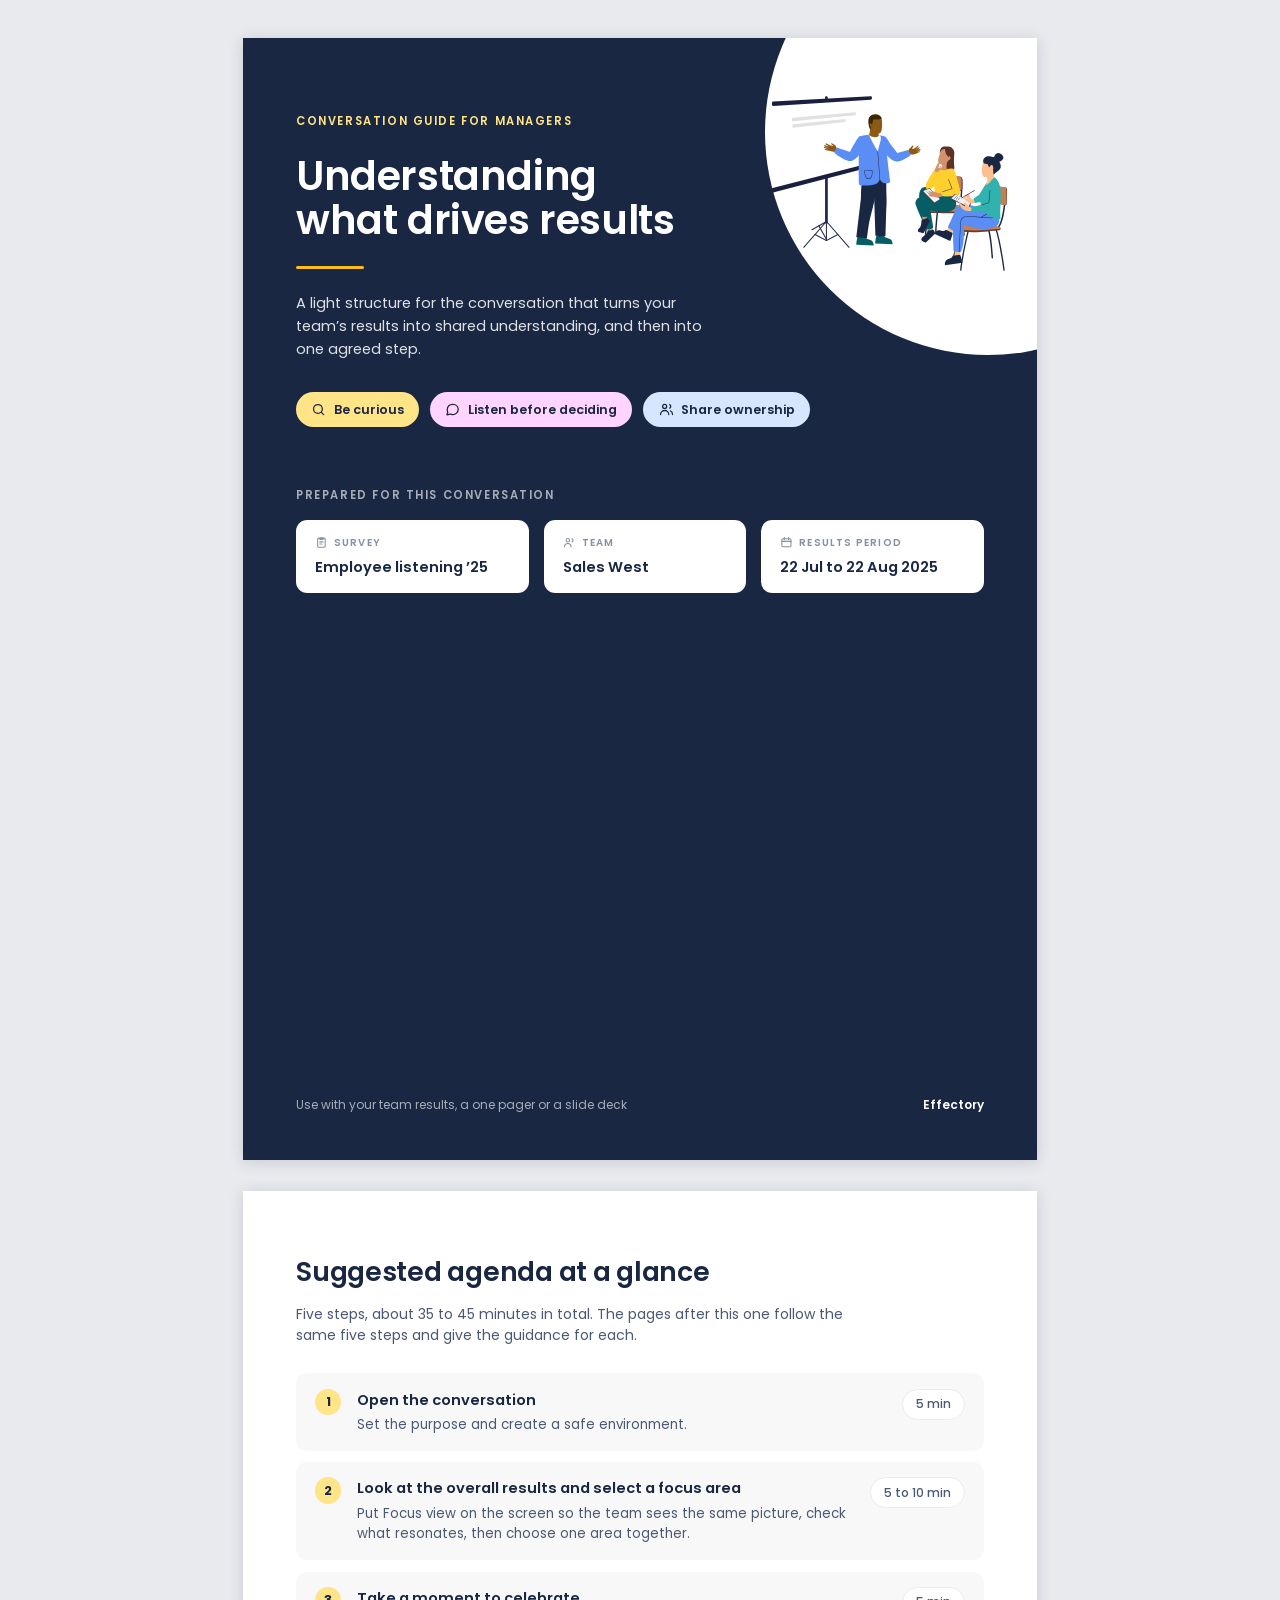
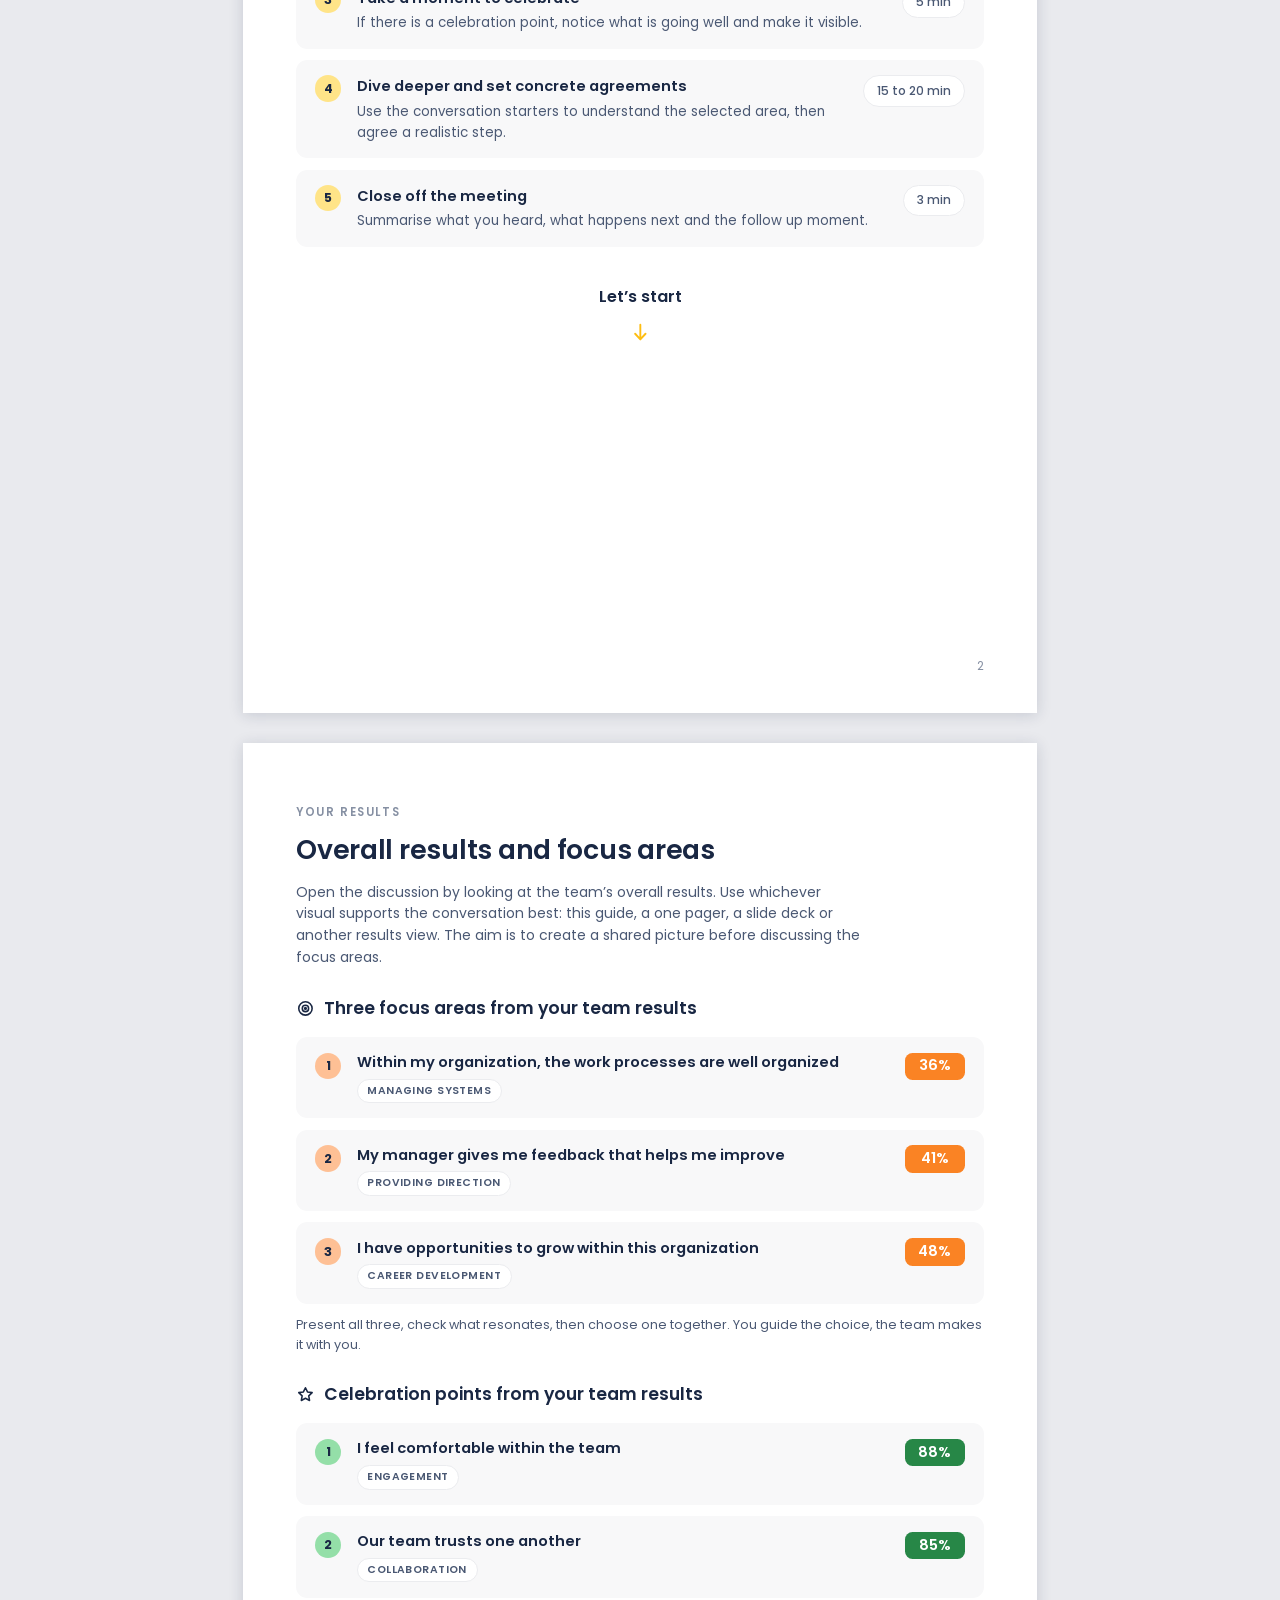
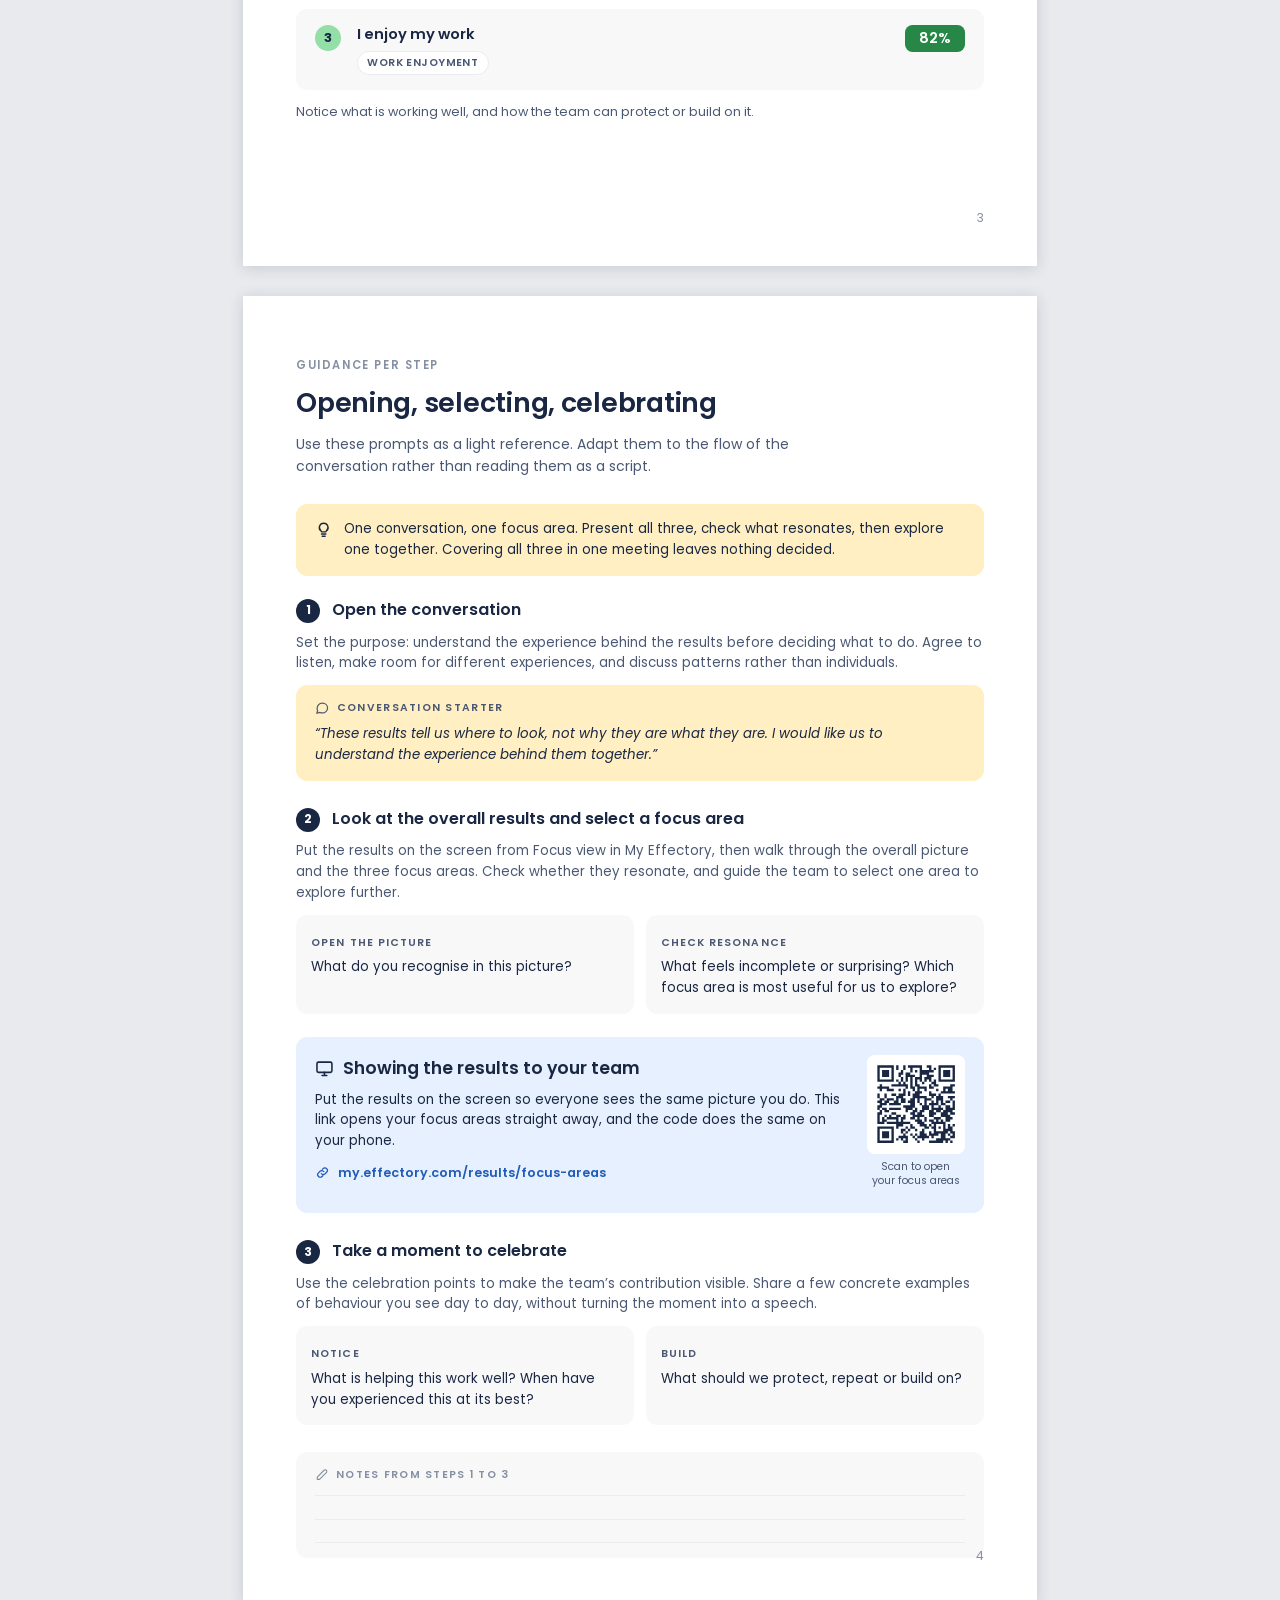
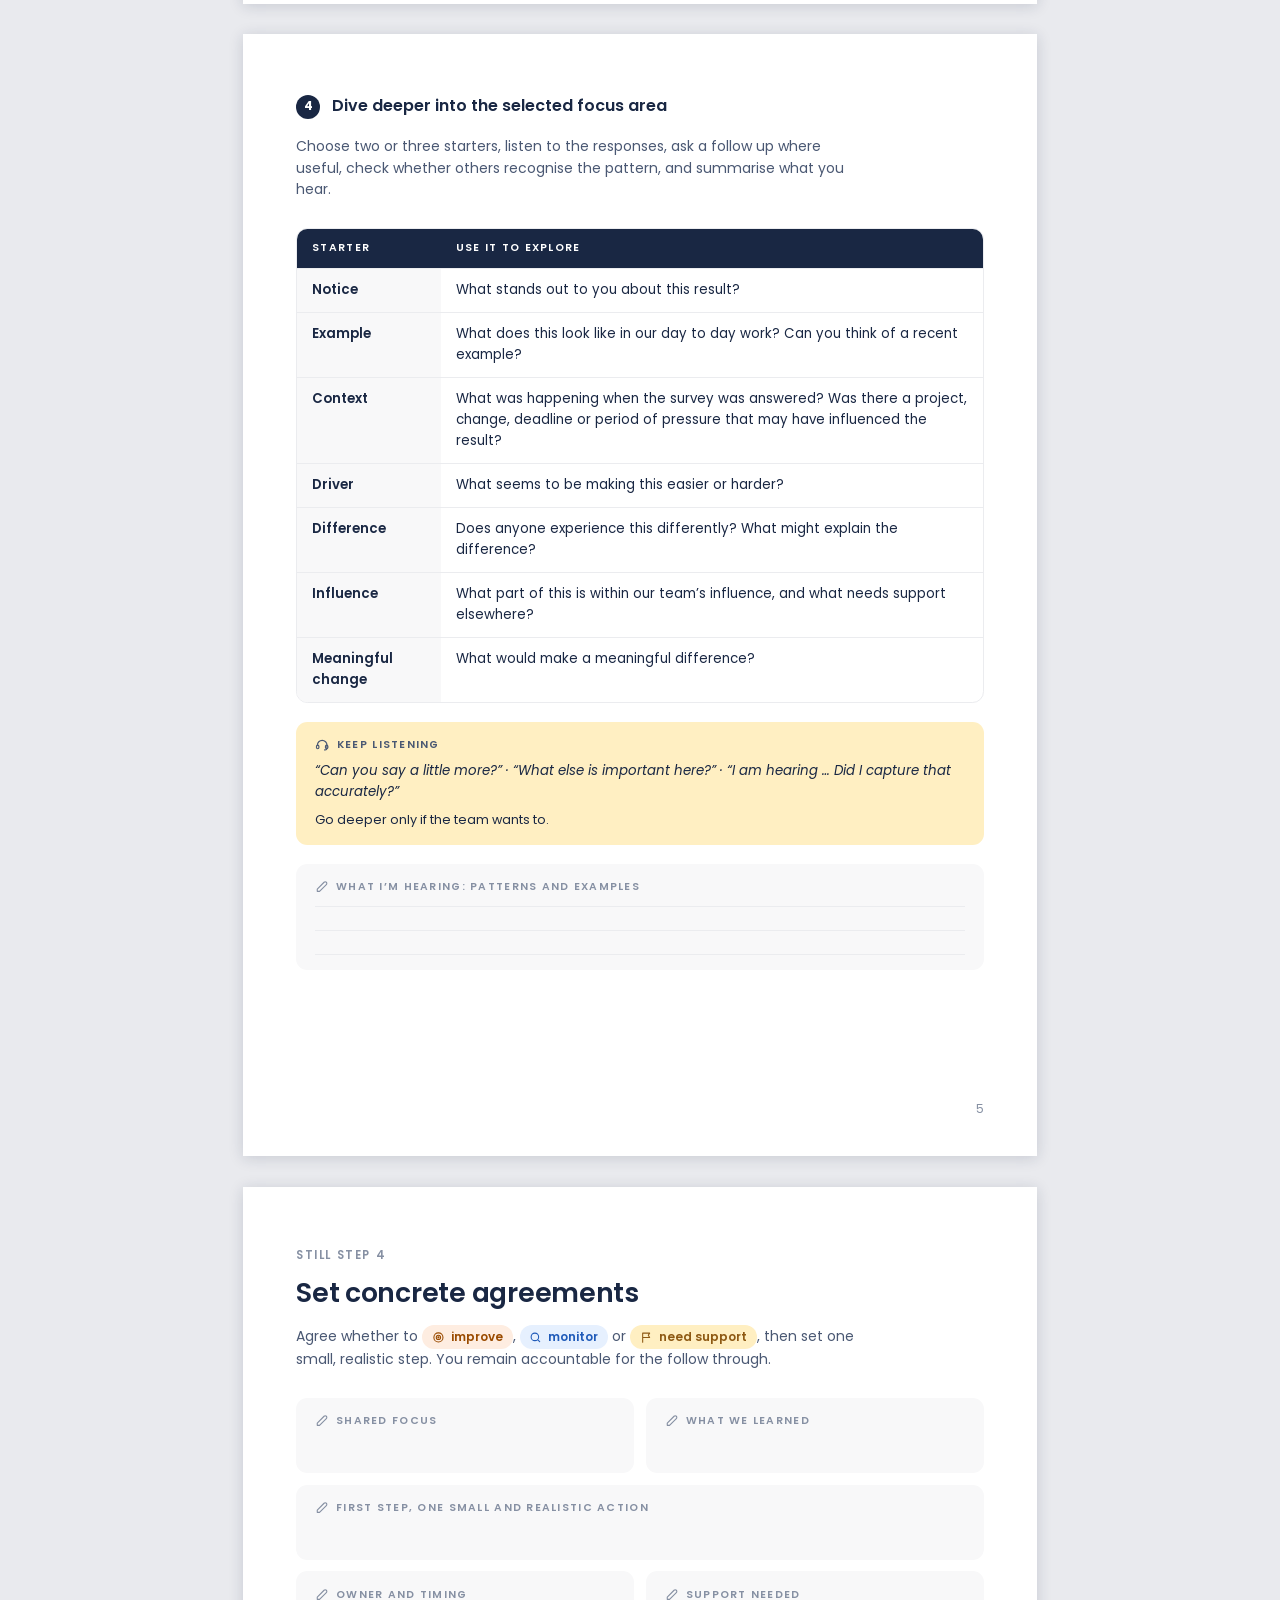
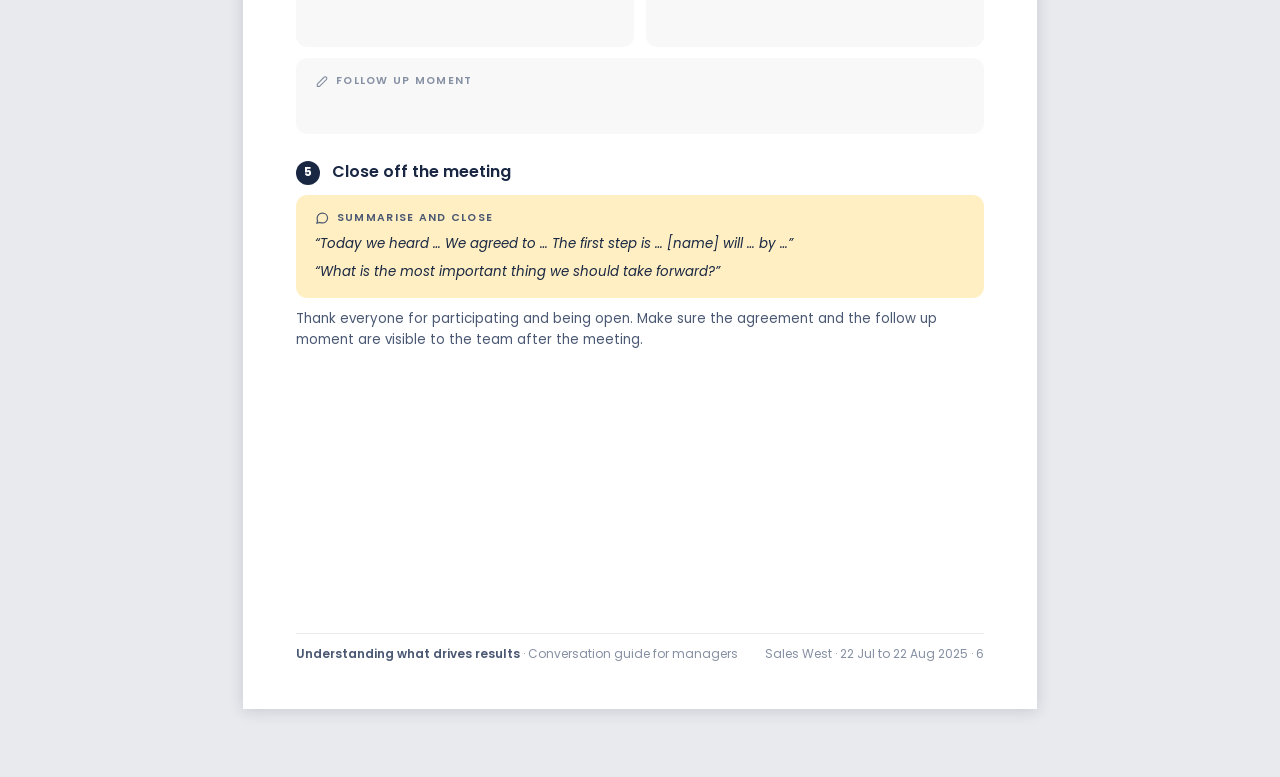
<file: guide/conversation-guide-full.html>
<!DOCTYPE html>
<html lang="en">
<head>
<meta charset="UTF-8">
<meta name="viewport" content="width=device-width, initial-scale=1">
<title>Understanding what drives results &mdash; Conversation guide</title>
<link rel="preconnect" href="https://fonts.googleapis.com">
<link rel="preconnect" href="https://fonts.gstatic.com" crossorigin>
<link href="https://fonts.googleapis.com/css2?family=Poppins:wght@400;500;600;700&display=swap" rel="stylesheet">
<link rel="stylesheet" href="guide.css?v=fa16c43d">
</head>
<body>
<section class="sheet is-cover">
  <div class="cover-cut"></div>
  <img class="cover-art" src="../assets/illustrations/follow-up-guide.svg" alt="">
  <div class="cover-inner">
    <p class="eyebrow-light">Conversation guide for managers</p>
    <h1 class="cover-title">Understanding<br>what drives results</h1>
    <div class="cover-rule"></div>
    <p class="cover-lede">A light structure for the conversation that turns your team&rsquo;s results
      into shared understanding, and then into one agreed step.</p>
    <div class="principles"><span class="principle is-curious"><svg viewBox="0 0 24 24" fill="none" stroke="currentColor" stroke-width="2" stroke-linecap="round" stroke-linejoin="round" aria-hidden="true"><circle cx="11" cy="11" r="7"/><path d="M20 20l-3.6-3.6"/></svg> Be curious</span><span class="principle is-listen"><svg viewBox="0 0 24 24" fill="none" stroke="currentColor" stroke-width="2" stroke-linecap="round" stroke-linejoin="round" aria-hidden="true"><path d="M21 11.5a8.4 8.4 0 0 1-9 8.4 9 9 0 0 1-3.6-.8L3 20.5l1.4-4.2A8.2 8.2 0 0 1 3.6 12a8.4 8.4 0 0 1 8.4-8.4h.5A8.4 8.4 0 0 1 21 11.5z"/></svg> Listen before deciding</span><span class="principle is-share"><svg viewBox="0 0 24 24" fill="none" stroke="currentColor" stroke-width="2" stroke-linecap="round" stroke-linejoin="round" aria-hidden="true"><circle cx="9" cy="7" r="3.2"/><path d="M2.5 20a6.5 6.5 0 0 1 13 0"/><path d="M17 4.2a3.2 3.2 0 0 1 0 5.6M18 14a6.5 6.5 0 0 1 3.5 6"/></svg> Share ownership</span></div>
    <p class="cover-meta-lbl">Prepared for this conversation</p>
    <div class="cover-meta">
      <div class="meta-card"><span><svg viewBox="0 0 24 24" fill="none" stroke="currentColor" stroke-width="2" stroke-linecap="round" stroke-linejoin="round" aria-hidden="true"><rect x="5" y="4" width="14" height="17" rx="2"/><path d="M9 4h6v2.5H9z"/><path d="M9 11h6M9 15h4"/></svg> Survey</span><strong>Employee listening &rsquo;25</strong></div>
      <div class="meta-card"><span><svg viewBox="0 0 24 24" fill="none" stroke="currentColor" stroke-width="2" stroke-linecap="round" stroke-linejoin="round" aria-hidden="true"><circle cx="9" cy="8" r="3.2"/><path d="M3 20a6 6 0 0 1 12 0"/><path d="M17 5.2a3.2 3.2 0 0 1 0 5.6"/></svg> Team</span><strong>Sales West</strong></div>
      <div class="meta-card"><span><svg viewBox="0 0 24 24" fill="none" stroke="currentColor" stroke-width="2" stroke-linecap="round" stroke-linejoin="round" aria-hidden="true"><rect x="3.5" y="5" width="17" height="15" rx="2"/><path d="M8 3v4M16 3v4M3.5 10h17"/></svg> Results period</span><strong>22 Jul to 22 Aug 2025</strong></div>
    </div>
  </div>
  <div class="cover-foot"><span>Use with your team results, a one pager or a slide deck</span><b>Effectory</b></div>
</section>

<section class="sheet">
  <h1 class="page-title">Suggested agenda at a glance</h1>
  <p class="page-lede">Five steps, about 35 to 45 minutes in total. The pages after this one follow
    the same five steps and give the guidance for each.</p>
  <div class="agenda">
      <div class="ag"><span class="ag-n">1</span>
        <div class="ag-b"><h3>Open the conversation</h3><p>Set the purpose and create a safe environment.</p></div><span class="ag-t">5 min</span></div>
      <div class="ag"><span class="ag-n">2</span>
        <div class="ag-b"><h3>Look at the overall results and select a focus area</h3><p>Put Focus view on the screen so the team sees the same picture, check what resonates, then choose one area together.</p></div><span class="ag-t">5 to 10 min</span></div>
      <div class="ag"><span class="ag-n">3</span>
        <div class="ag-b"><h3>Take a moment to celebrate</h3><p>If there is a celebration point, notice what is going well and make it visible.</p></div><span class="ag-t">5 min</span></div>
      <div class="ag"><span class="ag-n">4</span>
        <div class="ag-b"><h3>Dive deeper and set concrete agreements</h3><p>Use the conversation starters to understand the selected area, then agree a realistic step.</p></div><span class="ag-t">15 to 20 min</span></div>
      <div class="ag"><span class="ag-n">5</span>
        <div class="ag-b"><h3>Close off the meeting</h3><p>Summarise what you heard, what happens next and the follow up moment.</p></div><span class="ag-t">3 min</span></div>
  </div>
  <p class="lets-start">Let&rsquo;s start<svg viewBox="0 0 24 24" fill="none" stroke="currentColor" stroke-width="2" stroke-linecap="round" stroke-linejoin="round" aria-hidden="true"><path d="M12 4v15M6.5 13.5L12 19.5l5.5-6"/></svg></p>
  <span class="pageno">2</span>
</section>

<section class="sheet">
  <p class="eyebrow">Your results</p>
  <h1 class="page-title">Overall results and focus areas</h1>
  <p class="page-lede">Open the discussion by looking at the team&rsquo;s overall results. Use whichever
    visual supports the conversation best: this guide, a one pager, a slide deck or another results
    view. The aim is to create a shared picture before discussing the focus areas.</p>
    <h2 class="sub"><svg viewBox="0 0 24 24" fill="none" stroke="currentColor" stroke-width="2" stroke-linecap="round" stroke-linejoin="round" aria-hidden="true"><circle cx="12" cy="12" r="8.5"/><circle cx="12" cy="12" r="4"/><circle cx="12" cy="12" r="1"/></svg> Three focus areas from your team results</h2>
    <div class="results">
      <div class="res is-focus">
        <span class="res-n">1</span>
        <div class="res-b"><h3>Within my organization, the work processes are well organized</h3><span class="res-tag">Managing systems</span></div>
        <span class="res-score">36%</span>
      </div>
      <div class="res is-focus">
        <span class="res-n">2</span>
        <div class="res-b"><h3>My manager gives me feedback that helps me improve</h3><span class="res-tag">Providing direction</span></div>
        <span class="res-score">41%</span>
      </div>
      <div class="res is-focus">
        <span class="res-n">3</span>
        <div class="res-b"><h3>I have opportunities to grow within this organization</h3><span class="res-tag">Career development</span></div>
        <span class="res-score">48%</span>
      </div>
    </div>
    <p class="note-line">Present all three, check what resonates, then choose one together.
      You guide the choice, the team makes it with you.</p>
    <h2 class="sub" style="margin-top:7mm"><svg viewBox="0 0 24 24" fill="none" stroke="currentColor" stroke-width="2" stroke-linecap="round" stroke-linejoin="round" aria-hidden="true"><path d="M12 3.5l2.6 5.3 5.9.9-4.3 4.1 1 5.8-5.2-2.7-5.2 2.7 1-5.8L3.5 9.7l5.9-.9z"/></svg> Celebration points from your team results</h2>
    <div class="results">
      <div class="res is-win">
        <span class="res-n">1</span>
        <div class="res-b"><h3>I feel comfortable within the team</h3><span class="res-tag">Engagement</span></div>
        <span class="res-score">88%</span>
      </div>
      <div class="res is-win">
        <span class="res-n">2</span>
        <div class="res-b"><h3>Our team trusts one another</h3><span class="res-tag">Collaboration</span></div>
        <span class="res-score">85%</span>
      </div>
      <div class="res is-win">
        <span class="res-n">3</span>
        <div class="res-b"><h3>I enjoy my work</h3><span class="res-tag">Work enjoyment</span></div>
        <span class="res-score">82%</span>
      </div>
    </div>
    <p class="note-line">Notice what is working well, and how the team can protect or build on it.</p>
  <span class="pageno">3</span>
</section>

<section class="sheet">
  <p class="eyebrow">Guidance per step</p>
  <h1 class="page-title">Opening, selecting, celebrating</h1>
  <p class="page-lede">Use these prompts as a light reference. Adapt them to the flow of the
    conversation rather than reading them as a script.</p>
  <div class="callout"><svg viewBox="0 0 24 24" fill="none" stroke="currentColor" stroke-width="2" stroke-linecap="round" stroke-linejoin="round" aria-hidden="true"><path d="M9 18h6M10 21h4M12 3a6 6 0 0 0-3.6 10.8c.4.3.6.8.6 1.2h6c0-.4.2-.9.6-1.2A6 6 0 0 0 12 3z"/></svg><span>One conversation, one focus area. Present all three, check what
    resonates, then explore one together. Covering all three in one meeting leaves nothing decided.</span></div>

  <div class="step">
    <div class="step-head"><span class="step-n">1</span><h3>Open the conversation</h3></div>
    <p>Set the purpose: understand the experience behind the results before deciding what to do.
      Agree to listen, make room for different experiences, and discuss patterns rather than individuals.</p>
    <div class="starter-box"><div class="lbl"><svg viewBox="0 0 24 24" fill="none" stroke="currentColor" stroke-width="2" stroke-linecap="round" stroke-linejoin="round" aria-hidden="true"><path d="M21 11.5a8.4 8.4 0 0 1-9 8.4 9 9 0 0 1-3.6-.8L3 20.5l1.4-4.2A8.2 8.2 0 0 1 3.6 12a8.4 8.4 0 0 1 8.4-8.4h.5A8.4 8.4 0 0 1 21 11.5z"/></svg> Conversation starter</div>
      <p>&ldquo;These results tell us where to look, not why they are what they are. I would like us
        to understand the experience behind them together.&rdquo;</p></div>
  </div>

  <div class="step">
    <div class="step-head"><span class="step-n">2</span><h3>Look at the overall results and select a focus area</h3></div>
    <p>Put the results on the screen from Focus view in My Effectory, then walk through the overall
      picture and the three focus areas. Check whether they resonate, and guide the team to select
      one area to explore further.</p>
    <div class="pair">
      <div class="pair-box"><span class="tag">Open the picture</span><p>What do you recognise in this picture?</p></div>
      <div class="pair-box"><span class="tag">Check resonance</span><p>What feels incomplete or surprising?
        Which focus area is most useful for us to explore?</p></div>
    </div>
    <div class="present">
      <div class="present-main">
        <h2 class="sub" style="margin-bottom:2mm"><svg viewBox="0 0 24 24" fill="none" stroke="currentColor" stroke-width="2" stroke-linecap="round" stroke-linejoin="round" aria-hidden="true"><rect x="2.5" y="4" width="19" height="13" rx="2"/><path d="M9 21h6M12 17v4"/></svg> Showing the results to your team</h2>
        <p class="present-lede">Put the results on the screen so everyone sees the same picture you do.
          This link opens your focus areas straight away, and the code does the same on your phone.</p>
        <p class="present-link"><svg viewBox="0 0 24 24" fill="none" stroke="currentColor" stroke-width="2" stroke-linecap="round" stroke-linejoin="round" aria-hidden="true"><path d="M10 13.5a4 4 0 0 0 6 .5l2.5-2.5a4 4 0 0 0-5.7-5.7L11.5 7"/><path d="M14 10.5a4 4 0 0 0-6-.5L5.5 12.5a4 4 0 0 0 5.7 5.7L12.5 17"/></svg><a href="https://my.effectory.com/results/focus-areas">my.effectory.com/results/focus-areas</a></p>
      </div>
      <div class="qr"><svg viewBox="0 0 37 37" class="segno"><path class="qrline" stroke="#192743" d="M2 2.5h7m1 0h1m2 0h1m1 0h6m2 0h2m3 0h7m-33 1h1m5 0h1m1 0h1m2 0h1m2 0h1m3 0h1m3 0h1m1 0h1m1 0h1m5 0h1m-33 1h1m1 0h3m1 0h1m3 0h1m3 0h1m1 0h1m1 0h6m2 0h1m1 0h3m1 0h1m-33 1h1m1 0h3m1 0h1m2 0h2m1 0h2m4 0h4m4 0h1m1 0h3m1 0h1m-33 1h1m1 0h3m1 0h1m2 0h1m2 0h4m2 0h1m2 0h3m2 0h1m1 0h3m1 0h1m-33 1h1m5 0h1m3 0h1m1 0h1m1 0h1m1 0h3m1 0h3m3 0h1m5 0h1m-33 1h7m1 0h1m1 0h1m1 0h1m1 0h1m1 0h1m1 0h1m1 0h1m1 0h1m1 0h1m1 0h7m-24 1h1m1 0h1m2 0h1m1 0h1m2 0h1m3 0h2m-24 1h1m4 0h7m1 0h1m1 0h2m4 0h1m1 0h2m5 0h2m-33 1h5m7 0h1m1 0h2m1 0h4m1 0h2m4 0h4m-31 1h1m2 0h3m2 0h1m1 0h1m3 0h1m1 0h1m2 0h1m4 0h1m2 0h1m1 0h2m-21 1h1m1 0h1m2 0h3m3 0h1m4 0h6m-33 1h1m2 0h1m2 0h2m1 0h3m1 0h1m1 0h3m4 0h3m1 0h1m-27 1h1m2 0h1m4 0h3m4 0h6m2 0h1m1 0h3m2 0h3m-32 1h2m1 0h3m1 0h1m1 0h2m2 0h2m1 0h1m2 0h3m2 0h3m3 0h1m-32 1h2m1 0h2m2 0h2m1 0h2m1 0h3m1 0h1m2 0h1m2 0h1m1 0h1m1 0h1m1 0h2m1 0h1m-32 1h3m1 0h5m4 0h2m2 0h1m1 0h1m1 0h4m1 0h2m3 0h1m-33 1h2m9 0h5m3 0h3m1 0h1m2 0h1m2 0h2m1 0h1m-33 1h1m1 0h2m1 0h5m2 0h3m1 0h1m2 0h3m1 0h5m1 0h4m-32 1h1m1 0h2m7 0h1m2 0h2m1 0h2m2 0h2m1 0h2m1 0h4m-32 1h2m4 0h2m6 0h2m1 0h2m3 0h3m2 0h3m1 0h2m-33 1h1m2 0h1m1 0h1m2 0h2m1 0h1m3 0h5m2 0h2m3 0h4m-31 1h1m1 0h1m1 0h5m1 0h2m2 0h2m1 0h1m2 0h1m3 0h3m2 0h3m-32 1h1m1 0h2m4 0h1m1 0h1m5 0h3m1 0h1m1 0h2m1 0h1m1 0h1m1 0h2m-31 1h3m1 0h10m3 0h3m3 0h6m-21 1h3m3 0h1m3 0h3m1 0h1m1 0h1m3 0h1m1 0h1m1 0h1m-33 1h7m1 0h1m3 0h1m1 0h2m4 0h2m1 0h2m1 0h1m1 0h1m1 0h2m-32 1h1m5 0h1m3 0h2m1 0h1m2 0h1m2 0h1m4 0h1m3 0h4m-32 1h1m1 0h3m1 0h1m3 0h1m1 0h1m5 0h2m2 0h1m1 0h6m1 0h2m-33 1h1m1 0h3m1 0h1m4 0h1m2 0h1m1 0h1m1 0h3m1 0h4m1 0h2m1 0h1m1 0h1m-33 1h1m1 0h3m1 0h1m2 0h4m2 0h1m1 0h5m1 0h1m3 0h2m2 0h2m-33 1h1m5 0h1m1 0h1m1 0h1m1 0h1m3 0h1m2 0h1m5 0h6m-31 1h7m4 0h2m4 0h1m4 0h6m1 0h1m1 0h1"/></svg><span>Scan to open<br>your focus areas</span></div>
    </div>
  </div>

  <div class="step">
    <div class="step-head"><span class="step-n">3</span><h3>Take a moment to celebrate</h3></div>
    <p>Use the celebration points to make the team&rsquo;s contribution visible. Share a few concrete
      examples of behaviour you see day to day, without turning the moment into a speech.</p>
    <div class="pair">
      <div class="pair-box"><span class="tag">Notice</span><p>What is helping this work well?
        When have you experienced this at its best?</p></div>
      <div class="pair-box"><span class="tag">Build</span><p>What should we protect, repeat or build on?</p></div>
    </div>
  </div>

  <div class="write"><div class="lbl"><svg viewBox="0 0 24 24" fill="none" stroke="currentColor" stroke-width="2" stroke-linecap="round" stroke-linejoin="round" aria-hidden="true"><path d="M4 20h4L20 8a2.8 2.8 0 0 0-4-4L4 16z"/></svg> Notes from steps 1 to 3</div>
    <div class="rule"></div><div class="rule"></div><div class="rule"></div></div>
  <span class="pageno">4</span>
</section>

<section class="sheet">
  <div class="step-head"><span class="step-n">4</span><h3>Dive deeper into the selected focus area</h3></div>
  <p class="page-lede" style="margin-top:2mm">Choose two or three starters, listen to the responses, ask a
    follow up where useful, check whether others recognise the pattern, and summarise what you hear.</p>
  <div class="starters">
    <div class="st-h"><span>Starter</span><span>Use it to explore</span></div>
    <div class="st-r"><div class="st-k">Notice</div><div class="st-v">What stands out to you about this result?</div></div>
    <div class="st-r"><div class="st-k">Example</div><div class="st-v">What does this look like in our day to day work? Can you think of a recent example?</div></div>
    <div class="st-r"><div class="st-k">Context</div><div class="st-v">What was happening when the survey was answered? Was there a project, change, deadline or period of pressure that may have influenced the result?</div></div>
    <div class="st-r"><div class="st-k">Driver</div><div class="st-v">What seems to be making this easier or harder?</div></div>
    <div class="st-r"><div class="st-k">Difference</div><div class="st-v">Does anyone experience this differently? What might explain the difference?</div></div>
    <div class="st-r"><div class="st-k">Influence</div><div class="st-v">What part of this is within our team&rsquo;s influence, and what needs support elsewhere?</div></div>
    <div class="st-r"><div class="st-k">Meaningful change</div><div class="st-v">What would make a meaningful difference?</div></div>
  </div>
  <div class="starter-box" style="margin-top:5mm"><div class="lbl"><svg viewBox="0 0 24 24" fill="none" stroke="currentColor" stroke-width="2" stroke-linecap="round" stroke-linejoin="round" aria-hidden="true"><path d="M4 12a8 8 0 0 1 16 0v5a3 3 0 0 1-3 3h-1"/><rect x="2.5" y="12" width="4" height="6" rx="2"/><rect x="17.5" y="12" width="4" height="6" rx="2"/></svg> Keep listening</div>
    <p>&ldquo;Can you say a little more?&rdquo; &middot; &ldquo;What else is important here?&rdquo;
      &middot; &ldquo;I am hearing &hellip; Did I capture that accurately?&rdquo;</p>
    <p style="font-style:normal;font-size:9.5pt">Go deeper only if the team wants to.</p></div>
  <div class="write" style="margin-top:5mm"><div class="lbl"><svg viewBox="0 0 24 24" fill="none" stroke="currentColor" stroke-width="2" stroke-linecap="round" stroke-linejoin="round" aria-hidden="true"><path d="M4 20h4L20 8a2.8 2.8 0 0 0-4-4L4 16z"/></svg> What I&rsquo;m hearing: patterns and examples</div>
    <div class="rule"></div><div class="rule"></div><div class="rule"></div></div>
  <span class="pageno">5</span>
</section>

<section class="sheet">
  <p class="eyebrow">Still step 4</p>
  <h1 class="page-title">Set concrete agreements</h1>
  <p class="page-lede">Agree whether to <span class="triage is-improve"><svg viewBox="0 0 24 24" fill="none" stroke="currentColor" stroke-width="2" stroke-linecap="round" stroke-linejoin="round" aria-hidden="true"><circle cx="12" cy="12" r="8.5"/><circle cx="12" cy="12" r="4"/><circle cx="12" cy="12" r="1"/></svg> improve</span>, <span class="triage is-monitor"><svg viewBox="0 0 24 24" fill="none" stroke="currentColor" stroke-width="2" stroke-linecap="round" stroke-linejoin="round" aria-hidden="true"><circle cx="11" cy="11" r="7"/><path d="M20 20l-3.6-3.6"/></svg> monitor</span> or <span class="triage is-support"><svg viewBox="0 0 24 24" fill="none" stroke="currentColor" stroke-width="2" stroke-linecap="round" stroke-linejoin="round" aria-hidden="true"><path d="M5 21V4M5 4h13l-2.5 4L18 12H5"/></svg> need support</span>, then set one small, realistic step.
    You remain accountable for the follow through.</p>
  <div class="grid2" style="margin-bottom:3mm"><div class="write"><div class="lbl"><svg viewBox="0 0 24 24" fill="none" stroke="currentColor" stroke-width="2" stroke-linecap="round" stroke-linejoin="round" aria-hidden="true"><path d="M4 20h4L20 8a2.8 2.8 0 0 0-4-4L4 16z"/></svg> Shared focus</div></div><div class="write"><div class="lbl"><svg viewBox="0 0 24 24" fill="none" stroke="currentColor" stroke-width="2" stroke-linecap="round" stroke-linejoin="round" aria-hidden="true"><path d="M4 20h4L20 8a2.8 2.8 0 0 0-4-4L4 16z"/></svg> What we learned</div></div></div>
  <div class="write"><div class="lbl"><svg viewBox="0 0 24 24" fill="none" stroke="currentColor" stroke-width="2" stroke-linecap="round" stroke-linejoin="round" aria-hidden="true"><path d="M4 20h4L20 8a2.8 2.8 0 0 0-4-4L4 16z"/></svg> First step, one small and realistic action</div></div>
  <div class="grid2" style="margin:3mm 0"><div class="write"><div class="lbl"><svg viewBox="0 0 24 24" fill="none" stroke="currentColor" stroke-width="2" stroke-linecap="round" stroke-linejoin="round" aria-hidden="true"><path d="M4 20h4L20 8a2.8 2.8 0 0 0-4-4L4 16z"/></svg> Owner and timing</div></div><div class="write"><div class="lbl"><svg viewBox="0 0 24 24" fill="none" stroke="currentColor" stroke-width="2" stroke-linecap="round" stroke-linejoin="round" aria-hidden="true"><path d="M4 20h4L20 8a2.8 2.8 0 0 0-4-4L4 16z"/></svg> Support needed</div></div></div>
  <div class="write"><div class="lbl"><svg viewBox="0 0 24 24" fill="none" stroke="currentColor" stroke-width="2" stroke-linecap="round" stroke-linejoin="round" aria-hidden="true"><path d="M4 20h4L20 8a2.8 2.8 0 0 0-4-4L4 16z"/></svg> Follow up moment</div></div>

  <div class="step" style="margin-top:7mm">
    <div class="step-head"><span class="step-n">5</span><h3>Close off the meeting</h3></div>
    <div class="starter-box"><div class="lbl"><svg viewBox="0 0 24 24" fill="none" stroke="currentColor" stroke-width="2" stroke-linecap="round" stroke-linejoin="round" aria-hidden="true"><path d="M21 11.5a8.4 8.4 0 0 1-9 8.4 9 9 0 0 1-3.6-.8L3 20.5l1.4-4.2A8.2 8.2 0 0 1 3.6 12a8.4 8.4 0 0 1 8.4-8.4h.5A8.4 8.4 0 0 1 21 11.5z"/></svg> Summarise and close</div>
      <p>&ldquo;Today we heard &hellip; We agreed to &hellip; The first step is &hellip;
        [name] will &hellip; by &hellip;&rdquo;</p>
      <p>&ldquo;What is the most important thing we should take forward?&rdquo;</p></div>
    <p style="margin:3mm 0 0;font-size:10pt;color:var(--navy-80)">Thank everyone for participating and being
      open. Make sure the agreement and the follow up moment are visible to the team after the meeting.</p>
  </div>
  <div class="doc-foot"><span><b>Understanding what drives results</b> &middot; Conversation guide for managers</span><span>Sales West &middot; 22 Jul to 22 Aug 2025 &middot; 6</span></div>
</section>
</body></html>
</file>
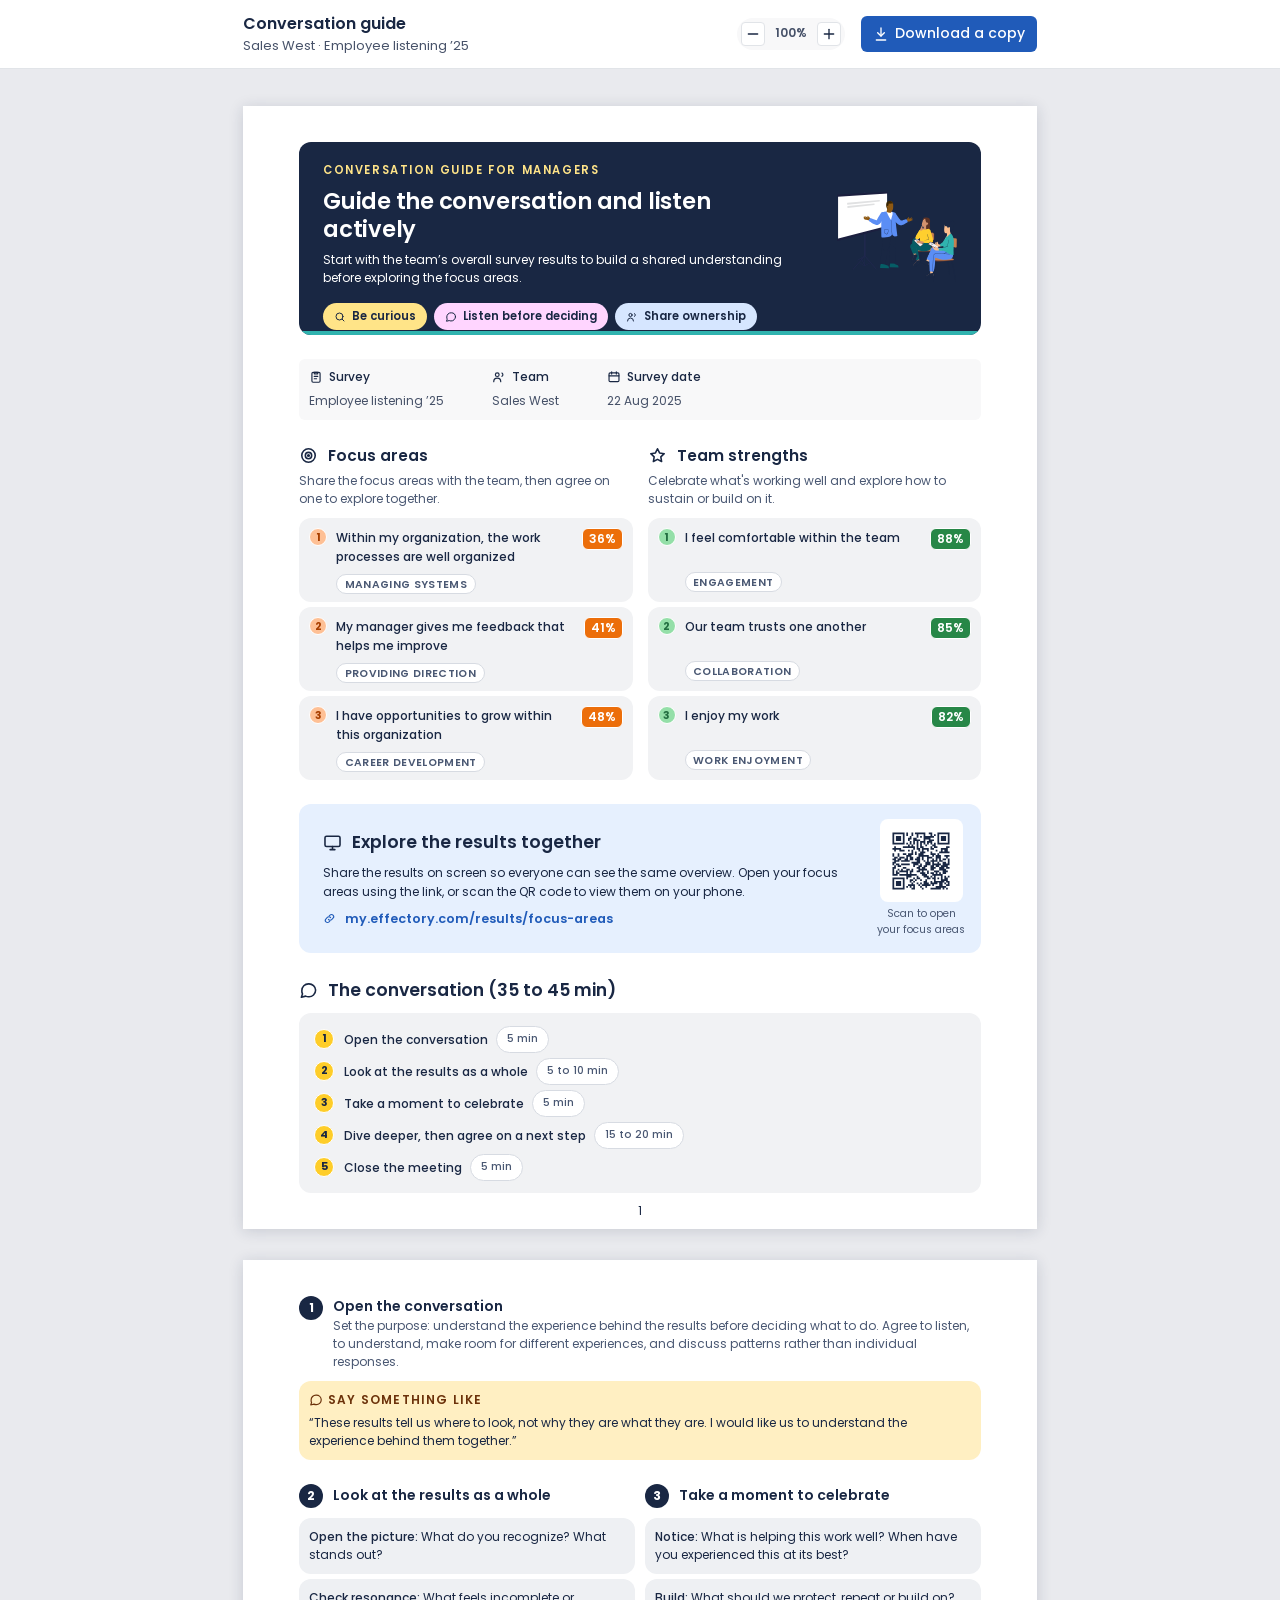
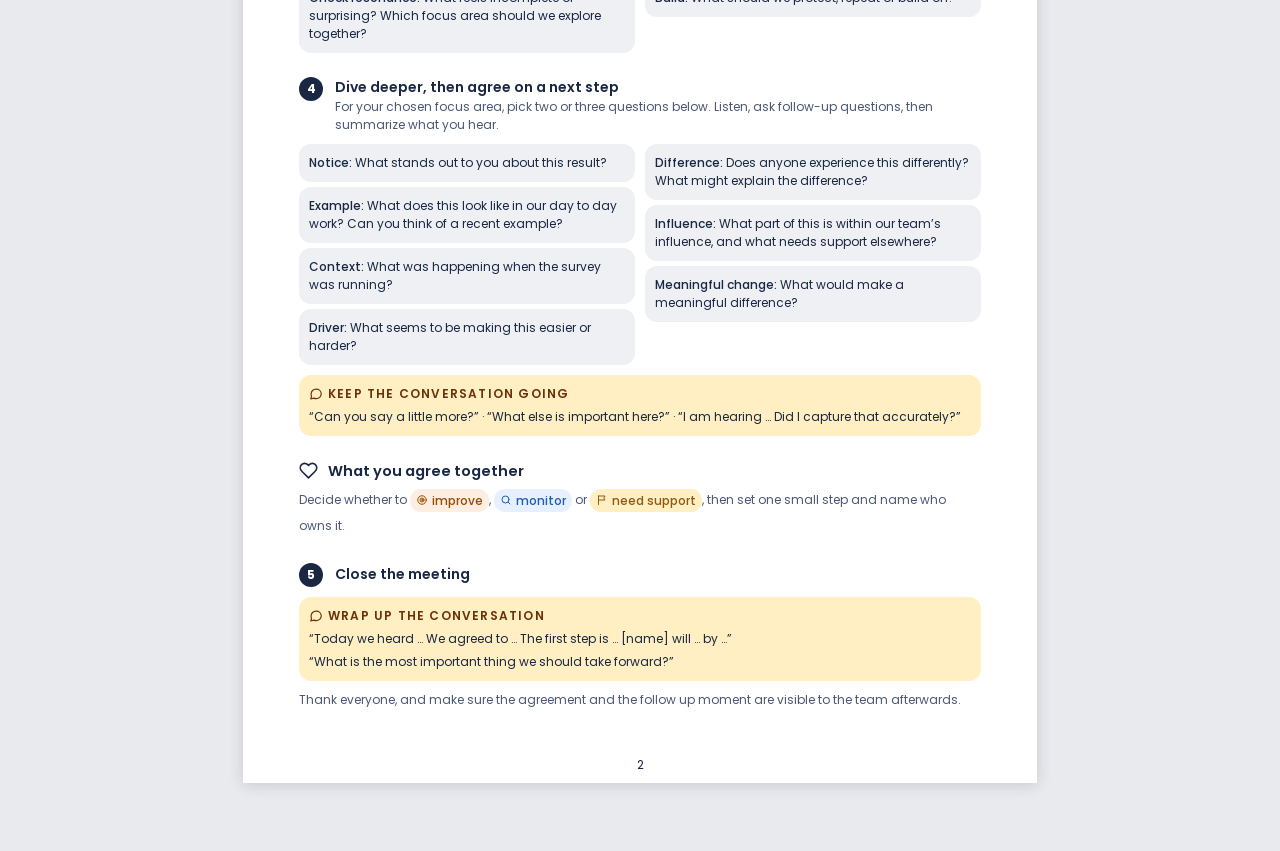
<file: guide/conversation-guide.html>
<!DOCTYPE html>
<html lang="en">
<head>
<meta charset="UTF-8">
<meta name="viewport" content="width=device-width, initial-scale=1">
<title>Conversation guide, Sales West</title>
<link rel="preconnect" href="https://fonts.googleapis.com">
<link rel="preconnect" href="https://fonts.gstatic.com" crossorigin>
<link href="https://fonts.googleapis.com/css2?family=Poppins:wght@400;500;600;700&display=swap" rel="stylesheet">
<link rel="stylesheet" href="guide.css?v=fa16c43d">
<link rel="stylesheet" href="runsheet.css?v=7da8138e">
</head>
<body>
<script>if (window.self !== window.top) document.documentElement.classList.add('is-framed');</script>
<header class="tab-bar">
  <div class="tab-bar-in">
    <div class="tab-bar-id"><strong>Conversation guide</strong><span>Sales West &middot; Employee listening &rsquo;25</span></div>
    <div class="tab-bar-actions">
      <div class="tab-zoom" role="group" aria-label="Zoom">
        <button type="button" id="tab-zoom-out" aria-label="Zoom out" onclick="guideZoom(-1)"><svg viewBox="0 0 24 24" fill="none" stroke="currentColor" stroke-width="2" stroke-linecap="round" stroke-linejoin="round" aria-hidden="true" width="16" height="16"><path d="M5 12h14"/></svg></button>
        <span id="tab-zoom-label" aria-live="polite">100%</span>
        <button type="button" id="tab-zoom-in" aria-label="Zoom in" onclick="guideZoom(1)"><svg viewBox="0 0 24 24" fill="none" stroke="currentColor" stroke-width="2" stroke-linecap="round" stroke-linejoin="round" aria-hidden="true" width="16" height="16"><path d="M12 5v14"/><path d="M5 12h14"/></svg></button>
      </div>
      <a class="tab-bar-dl" href="conversation-guide.pdf" download="Conversation run sheet, Sales West.pdf"><svg viewBox="0 0 24 24" fill="none" stroke="currentColor" stroke-width="2" stroke-linecap="round" stroke-linejoin="round" aria-hidden="true" width="16" height="16"><path d="M12 3v12"/><path d="M7 10l5 5 5-5"/><path d="M5 21h14"/></svg> Download a copy</a>
    </div>
  </div>
</header>
<script>
  // Zoom belongs to the reader: the pages scale, the bar stays. Same steps as
  // the dialog in versions 1 to 3, starting at the designed size.
  var GUIDE_ZOOM = [0.75, 1, 1.25, 1.5, 2], guideZoomAt = 1;
  function guideZoom(dir){
    guideZoomAt = Math.max(0, Math.min(GUIDE_ZOOM.length - 1, guideZoomAt + dir));
    var z = GUIDE_ZOOM[guideZoomAt];
    document.documentElement.style.setProperty('--guide-zoom', z);
    document.getElementById('tab-zoom-label').textContent = Math.round(z * 100) + '%';
    document.getElementById('tab-zoom-out').disabled = guideZoomAt === 0;
    document.getElementById('tab-zoom-in').disabled = guideZoomAt === GUIDE_ZOOM.length - 1;
  }
</script>

<section class="sheet rs">
  <header class="rs-head">
    <div class="rs-head-text">
      <p class="rs-eyebrow">Conversation guide for managers</p>
      <h1 class="rs-title">Guide the conversation and listen actively</h1>
      <p class="rs-lede">Start with the team’s overall survey results to build a shared understanding before exploring the focus areas.</p>
    </div>
    <div class="principles">
      <span class="principle is-curious"><svg viewBox="0 0 24 24" fill="none" stroke="currentColor" stroke-width="2" stroke-linecap="round" stroke-linejoin="round" aria-hidden="true"><circle cx="11" cy="11" r="7"/><path d="M20 20l-3.6-3.6"/></svg>Be curious</span>
      <span class="principle is-listen"><svg viewBox="0 0 24 24" fill="none" stroke="currentColor" stroke-width="2" stroke-linecap="round" stroke-linejoin="round" aria-hidden="true"><path d="M21 11.5a8.4 8.4 0 0 1-9 8.4 9 9 0 0 1-3.6-.8L3 20.5l1.4-4.2A8.2 8.2 0 0 1 3.6 12a8.4 8.4 0 0 1 8.4-8.4h.5A8.4 8.4 0 0 1 21 11.5z"/></svg>Listen before deciding</span>
      <span class="principle is-share"><svg viewBox="0 0 24 24" fill="none" stroke="currentColor" stroke-width="2" stroke-linecap="round" stroke-linejoin="round" aria-hidden="true"><circle cx="9" cy="8" r="3.2"/><path d="M3 20a6 6 0 0 1 12 0"/><path d="M17 5.2a3.2 3.2 0 0 1 0 5.6"/></svg>Share ownership</span>
    </div>
    <img class="rs-art" src="../assets/illustrations/follow-up-guide.svg" alt="">
    <i class="rs-rule"></i>
  </header>
  <div class="rs-meta">
    <div><span><svg viewBox="0 0 24 24" fill="none" stroke="currentColor" stroke-width="2" stroke-linecap="round" stroke-linejoin="round" aria-hidden="true"><rect x="5" y="4" width="14" height="17" rx="2"/><path d="M9 4h6v2.5H9z"/><path d="M9 11h6M9 15h4"/></svg>Survey</span><strong>Employee listening &rsquo;25</strong></div>
    <div><span><svg viewBox="0 0 24 24" fill="none" stroke="currentColor" stroke-width="2" stroke-linecap="round" stroke-linejoin="round" aria-hidden="true"><circle cx="9" cy="8" r="3.2"/><path d="M3 20a6 6 0 0 1 12 0"/><path d="M17 5.2a3.2 3.2 0 0 1 0 5.6"/></svg>Team</span><strong>Sales West</strong></div>
    <div><span><svg viewBox="0 0 24 24" fill="none" stroke="currentColor" stroke-width="2" stroke-linecap="round" stroke-linejoin="round" aria-hidden="true"><rect x="3.5" y="5" width="17" height="15" rx="2"/><path d="M8 3v4M16 3v4M3.5 10h17"/></svg>Survey date</span><strong>22 Aug 2025</strong></div>
  </div>
  <div class="rs-results">
    <div class="rs-col">
      <div class="rs-col-head"><h2 class="rs-h"><svg viewBox="0 0 24 24" fill="none" stroke="currentColor" stroke-width="2" stroke-linecap="round" stroke-linejoin="round" aria-hidden="true"><circle cx="12" cy="12" r="8.5"/><circle cx="12" cy="12" r="4"/><circle cx="12" cy="12" r="1"/></svg>Focus areas</h2><p class="rs-intro">Share the focus areas with the team, then agree on one to explore together.</p></div>
      <div class="rs-cards"><div class="rs-res is-focus"><span class="rs-badge">1</span><div class="rs-res-b"><h3>Within my organization, the work processes are well organized</h3><span class="rs-theme">Managing systems</span></div><span class="rs-score">36%</span></div><div class="rs-res is-focus"><span class="rs-badge">2</span><div class="rs-res-b"><h3>My manager gives me feedback that helps me improve</h3><span class="rs-theme">Providing direction</span></div><span class="rs-score">41%</span></div><div class="rs-res is-focus"><span class="rs-badge">3</span><div class="rs-res-b"><h3>I have opportunities to grow within this organization</h3><span class="rs-theme">Career development</span></div><span class="rs-score">48%</span></div></div>
    </div>
    <div class="rs-col">
      <div class="rs-col-head"><h2 class="rs-h"><svg viewBox="0 0 24 24" fill="none" stroke="currentColor" stroke-width="2" stroke-linecap="round" stroke-linejoin="round" aria-hidden="true"><path d="M12 3.5l2.6 5.3 5.9.9-4.3 4.1 1 5.8-5.2-2.7-5.2 2.7 1-5.8L3.5 9.7l5.9-.9z"/></svg>Team strengths</h2><p class="rs-intro">Celebrate what's working well and explore how to sustain or build on it.</p></div>
      <div class="rs-cards"><div class="rs-res is-win"><span class="rs-badge">1</span><div class="rs-res-b"><h3>I feel comfortable within the team</h3><span class="rs-theme">Engagement</span></div><span class="rs-score">88%</span></div><div class="rs-res is-win"><span class="rs-badge">2</span><div class="rs-res-b"><h3>Our team trusts one another</h3><span class="rs-theme">Collaboration</span></div><span class="rs-score">85%</span></div><div class="rs-res is-win"><span class="rs-badge">3</span><div class="rs-res-b"><h3>I enjoy my work</h3><span class="rs-theme">Work enjoyment</span></div><span class="rs-score">82%</span></div></div>
    </div>
  </div>
  <div class="rs-share">
    <div class="rs-share-text">
      <h2 class="rs-h2"><svg viewBox="0 0 24 24" fill="none" stroke="currentColor" stroke-width="2" stroke-linecap="round" stroke-linejoin="round" aria-hidden="true"><rect x="2.5" y="4" width="19" height="13" rx="2"/><path d="M9 21h6M12 17v4"/></svg>Explore the results together</h2>
      <p class="rs-share-body">Share the results on screen so everyone can see the same overview. Open your focus areas using the link, or scan the QR code to view them on your phone.</p>
      <p class="rs-link"><svg viewBox="0 0 24 24" fill="none" stroke="currentColor" stroke-width="2" stroke-linecap="round" stroke-linejoin="round" aria-hidden="true"><path d="M10 13.5a4 4 0 0 0 6 .5l2.5-2.5a4 4 0 0 0-5.7-5.7L11.5 7"/><path d="M14 10.5a4 4 0 0 0-6-.5L5.5 12.5a4 4 0 0 0 5.7 5.7L12.5 17"/></svg><a href="https://my.effectory.com/results/focus-areas">my.effectory.com/results/focus-areas</a></p>
    </div>
    <div class="rs-qr"><div class="rs-qr-card"><svg viewBox="0 0 37 37" class="segno"><path class="qrline" stroke="#192743" d="M2 2.5h7m1 0h1m2 0h1m1 0h6m2 0h2m3 0h7m-33 1h1m5 0h1m1 0h1m2 0h1m2 0h1m3 0h1m3 0h1m1 0h1m1 0h1m5 0h1m-33 1h1m1 0h3m1 0h1m3 0h1m3 0h1m1 0h1m1 0h6m2 0h1m1 0h3m1 0h1m-33 1h1m1 0h3m1 0h1m2 0h2m1 0h2m4 0h4m4 0h1m1 0h3m1 0h1m-33 1h1m1 0h3m1 0h1m2 0h1m2 0h4m2 0h1m2 0h3m2 0h1m1 0h3m1 0h1m-33 1h1m5 0h1m3 0h1m1 0h1m1 0h1m1 0h3m1 0h3m3 0h1m5 0h1m-33 1h7m1 0h1m1 0h1m1 0h1m1 0h1m1 0h1m1 0h1m1 0h1m1 0h1m1 0h1m1 0h7m-24 1h1m1 0h1m2 0h1m1 0h1m2 0h1m3 0h2m-24 1h1m4 0h7m1 0h1m1 0h2m4 0h1m1 0h2m5 0h2m-33 1h5m7 0h1m1 0h2m1 0h4m1 0h2m4 0h4m-31 1h1m2 0h3m2 0h1m1 0h1m3 0h1m1 0h1m2 0h1m4 0h1m2 0h1m1 0h2m-21 1h1m1 0h1m2 0h3m3 0h1m4 0h6m-33 1h1m2 0h1m2 0h2m1 0h3m1 0h1m1 0h3m4 0h3m1 0h1m-27 1h1m2 0h1m4 0h3m4 0h6m2 0h1m1 0h3m2 0h3m-32 1h2m1 0h3m1 0h1m1 0h2m2 0h2m1 0h1m2 0h3m2 0h3m3 0h1m-32 1h2m1 0h2m2 0h2m1 0h2m1 0h3m1 0h1m2 0h1m2 0h1m1 0h1m1 0h1m1 0h2m1 0h1m-32 1h3m1 0h5m4 0h2m2 0h1m1 0h1m1 0h4m1 0h2m3 0h1m-33 1h2m9 0h5m3 0h3m1 0h1m2 0h1m2 0h2m1 0h1m-33 1h1m1 0h2m1 0h5m2 0h3m1 0h1m2 0h3m1 0h5m1 0h4m-32 1h1m1 0h2m7 0h1m2 0h2m1 0h2m2 0h2m1 0h2m1 0h4m-32 1h2m4 0h2m6 0h2m1 0h2m3 0h3m2 0h3m1 0h2m-33 1h1m2 0h1m1 0h1m2 0h2m1 0h1m3 0h5m2 0h2m3 0h4m-31 1h1m1 0h1m1 0h5m1 0h2m2 0h2m1 0h1m2 0h1m3 0h3m2 0h3m-32 1h1m1 0h2m4 0h1m1 0h1m5 0h3m1 0h1m1 0h2m1 0h1m1 0h1m1 0h2m-31 1h3m1 0h10m3 0h3m3 0h6m-21 1h3m3 0h1m3 0h3m1 0h1m1 0h1m3 0h1m1 0h1m1 0h1m-33 1h7m1 0h1m3 0h1m1 0h2m4 0h2m1 0h2m1 0h1m1 0h1m1 0h2m-32 1h1m5 0h1m3 0h2m1 0h1m2 0h1m2 0h1m4 0h1m3 0h4m-32 1h1m1 0h3m1 0h1m3 0h1m1 0h1m5 0h2m2 0h1m1 0h6m1 0h2m-33 1h1m1 0h3m1 0h1m4 0h1m2 0h1m1 0h1m1 0h3m1 0h4m1 0h2m1 0h1m1 0h1m-33 1h1m1 0h3m1 0h1m2 0h4m2 0h1m1 0h5m1 0h1m3 0h2m2 0h2m-33 1h1m5 0h1m1 0h1m1 0h1m1 0h1m3 0h1m2 0h1m5 0h6m-31 1h7m4 0h2m4 0h1m4 0h6m1 0h1m1 0h1"/></svg></div><span>Scan to open
your focus areas</span></div>
  </div>
  <div class="rs-conv">
    <h2 class="rs-h2"><svg viewBox="0 0 24 24" fill="none" stroke="currentColor" stroke-width="2" stroke-linecap="round" stroke-linejoin="round" aria-hidden="true"><path d="M21 11.5a8.4 8.4 0 0 1-9 8.4 9 9 0 0 1-3.6-.8L3 20.5l1.4-4.2A8.2 8.2 0 0 1 3.6 12a8.4 8.4 0 0 1 8.4-8.4h.5A8.4 8.4 0 0 1 21 11.5z"/></svg>The conversation (35 to 45 min)</h2>
    <div class="rs-agenda"><div class="rs-ag"><span class="rs-badge">1</span><div class="rs-ag-b"><h3>Open the conversation</h3><span class="rs-time">5 min</span></div></div><div class="rs-ag"><span class="rs-badge">2</span><div class="rs-ag-b"><h3>Look at the results as a whole</h3><span class="rs-time">5 to 10 min</span></div></div><div class="rs-ag"><span class="rs-badge">3</span><div class="rs-ag-b"><h3>Take a moment to celebrate</h3><span class="rs-time">5 min</span></div></div><div class="rs-ag"><span class="rs-badge">4</span><div class="rs-ag-b"><h3>Dive deeper, then agree on a next step</h3><span class="rs-time">15 to 20 min</span></div></div><div class="rs-ag"><span class="rs-badge">5</span><div class="rs-ag-b"><h3>Close the meeting</h3><span class="rs-time">5 min</span></div></div></div>
  </div>
  <span class="rs-pageno">1</span>
</section>

<section class="sheet rs">
  <div class="rs-step">
    <div class="rs-step-head"><span class="rs-n">1</span><div><h2 class="rs-step-title">Open the conversation</h2><p>Set the purpose: understand the experience behind the results before deciding what to do. Agree to listen, to understand, make room for different experiences, and discuss patterns rather than individual responses.</p></div></div>
    <div class="rs-callout"><p class="rs-callout-lbl"><svg viewBox="0 0 24 24" fill="none" stroke="currentColor" stroke-width="2" stroke-linecap="round" stroke-linejoin="round" aria-hidden="true"><path d="M21 11.5a8.4 8.4 0 0 1-9 8.4 9 9 0 0 1-3.6-.8L3 20.5l1.4-4.2A8.2 8.2 0 0 1 3.6 12a8.4 8.4 0 0 1 8.4-8.4h.5A8.4 8.4 0 0 1 21 11.5z"/></svg>Say something like</p><p>“These results tell us where to look, not why they are what they are. I would like us to understand the experience behind them together.”</p></div>
  </div>
  <div class="rs-two">
    <div class="rs-step"><div class="rs-step-head is-title-only"><span class="rs-n">2</span><div><h2 class="rs-step-title">Look at the results as a whole</h2></div></div><div class="rs-prompts"><p class="rs-prompt"><b>Open the picture:</b> What do you recognize? What stands out?</p><p class="rs-prompt"><b>Check resonance:</b> What feels incomplete or surprising? Which focus area should we explore together?</p></div></div>
    <div class="rs-step"><div class="rs-step-head is-title-only"><span class="rs-n">3</span><div><h2 class="rs-step-title">Take a moment to celebrate</h2></div></div><div class="rs-prompts"><p class="rs-prompt"><b>Notice:</b> What is helping this work well? When have you experienced this at its best?</p><p class="rs-prompt"><b>Build:</b> What should we protect, repeat or build on?</p></div></div>
  </div>
  <div class="rs-step">
    <div class="rs-step-head is-wide"><span class="rs-n">4</span><div><h2 class="rs-step-title">Dive deeper, then agree on a next step</h2><p>For your chosen focus area, pick two or three questions below. Listen, ask follow-up questions, then summarize what you hear.</p></div></div>
    <div class="rs-two">
      <div class="rs-prompts"><p class="rs-prompt"><b>Notice:</b> What stands out to you about this result?</p><p class="rs-prompt"><b>Example:</b> What does this look like in our day to day work? Can you think of a recent example?</p><p class="rs-prompt"><b>Context:</b> What was happening when the survey was running?</p><p class="rs-prompt"><b>Driver:</b> What seems to be making this easier or harder?</p></div>
      <div class="rs-prompts"><p class="rs-prompt"><b>Difference:</b> Does anyone experience this differently? What might explain the difference?</p><p class="rs-prompt"><b>Influence:</b> What part of this is within our team’s influence, and what needs support elsewhere?</p><p class="rs-prompt"><b>Meaningful change:</b> What would make a meaningful difference?</p></div>
    </div>
    <div class="rs-callout"><p class="rs-callout-lbl"><svg viewBox="0 0 24 24" fill="none" stroke="currentColor" stroke-width="2" stroke-linecap="round" stroke-linejoin="round" aria-hidden="true"><path d="M21 11.5a8.4 8.4 0 0 1-9 8.4 9 9 0 0 1-3.6-.8L3 20.5l1.4-4.2A8.2 8.2 0 0 1 3.6 12a8.4 8.4 0 0 1 8.4-8.4h.5A8.4 8.4 0 0 1 21 11.5z"/></svg>Keep the conversation going</p><p>“Can you say a little more?” · “What else is important here?” · “I am hearing … Did I capture that accurately?”</p></div>
  </div>
  <div class="rs-agree">
    <h2 class="rs-h3"><svg viewBox="0 0 24 24" fill="none" stroke="currentColor" stroke-width="2" stroke-linecap="round" stroke-linejoin="round" aria-hidden="true"><path d="M20.8 4.6a5.5 5.5 0 0 0-7.8 0L12 5.7l-1-1.1a5.5 5.5 0 0 0-7.8 7.8l1 1.1L12 21.3l7.8-7.8 1-1.1a5.5 5.5 0 0 0 0-7.8z"/></svg>What you agree together</h2>
    <p class="rs-sentence">Decide whether to <span class="triage is-improve"><svg viewBox="0 0 24 24" fill="none" stroke="currentColor" stroke-width="2" stroke-linecap="round" stroke-linejoin="round" aria-hidden="true"><circle cx="12" cy="12" r="8.5"/><circle cx="12" cy="12" r="4"/><circle cx="12" cy="12" r="1"/></svg>improve</span>, <span class="triage is-monitor"><svg viewBox="0 0 24 24" fill="none" stroke="currentColor" stroke-width="2" stroke-linecap="round" stroke-linejoin="round" aria-hidden="true"><circle cx="11" cy="11" r="7"/><path d="M20 20l-3.6-3.6"/></svg>monitor</span> or <span class="triage is-support"><svg viewBox="0 0 24 24" fill="none" stroke="currentColor" stroke-width="2" stroke-linecap="round" stroke-linejoin="round" aria-hidden="true"><path d="M5 21V4M5 4h13l-2.5 4L18 12H5"/></svg>need support</span>, then set one small step and name who owns it.</p>
  </div>
  <div class="rs-step">
    <div class="rs-step-head is-wide is-title-only"><span class="rs-n">5</span><div><h2 class="rs-step-title">Close the meeting</h2></div></div>
    <div class="rs-callout"><p class="rs-callout-lbl"><svg viewBox="0 0 24 24" fill="none" stroke="currentColor" stroke-width="2" stroke-linecap="round" stroke-linejoin="round" aria-hidden="true"><path d="M21 11.5a8.4 8.4 0 0 1-9 8.4 9 9 0 0 1-3.6-.8L3 20.5l1.4-4.2A8.2 8.2 0 0 1 3.6 12a8.4 8.4 0 0 1 8.4-8.4h.5A8.4 8.4 0 0 1 21 11.5z"/></svg>Wrap up the conversation</p><p>“Today we heard … We agreed to … The first step is … [name] will … by …”</p><p>“What is the most important thing we should take forward?”</p></div>
    <p class="rs-thanks">Thank everyone, and make sure the agreement and the follow up moment are visible to the team afterwards.</p>
  </div>
  <span class="rs-pageno">2</span>
</section>
</body></html>
</file>
<file: guide/guide.css>
/* Conversation guide, print stylesheet.
   Colours are the Effectory primitives the supplied design uses: navy
   neutral-1200, cards neutral-100, yellow-200 for the agenda, orange-300 for a
   focus area and green-300 for a celebration point. Values are inlined rather
   than imported so the guide prints correctly on its own. */
:root {
  --navy: #192743;
  --navy-80: #4a5873;
  --navy-60: #8690a3;
  --line: #ebecef;
  --card: #f8f8f9;
  --white: #ffffff;
  --yellow-100: #ffefc2;
  --yellow-200: #ffe488;
  --yellow-400: #fdbd12;
  --orange-100: #feede1;
  --orange-300: #fec095;
  --green-100: #d7f9e0;
  --green-300: #94dfa8;
  --blue-100: #e6f0fe;
  --blue-200: #d6e6ff;
  --pink-100: #ffd5ff;
  --red-300: #feb9b9;   /* the edge under the run sheet banner's white wave */
  --blue: #205bb9;
  --green: #236e41;
  --bg-warning: #fa8324;   /* the Focus view score badge */
  --bg-positive: #278747;
  --teal: #30b3af;   /* the rule under the guide's banner */
  --sans: 'Poppins', -apple-system, BlinkMacSystemFont, 'Segoe UI', Roboto, Helvetica, Arial, sans-serif;
}

* { box-sizing: border-box; }
html { -webkit-print-color-adjust: exact; print-color-adjust: exact; }
body {
  margin: 0; background: var(--white); color: var(--navy);
  font-family: var(--sans); font-size: 11pt; line-height: 1.55;
}

/* One .sheet per printed page. */
.sheet {
  position: relative; overflow: hidden;
  display: flex; flex-direction: column;
  width: 210mm; min-height: 297mm;
  margin: 0 auto; padding: 16mm 14mm 12mm;
  background: var(--white);
}
.sheet + .sheet { break-before: page; }
.sheet.is-cover { padding: 0; background: var(--navy); color: var(--white); }

/* ── Cover ─────────────────────────────────────────────────────────────── */
.cover-inner { position: relative; z-index: 1; padding: 20mm 14mm 14mm; }
/* the white quarter circle the design cuts out of the top right */
.cover-cut {
  position: absolute; top: -34mm; right: -46mm;
  width: 118mm; height: 118mm; border-radius: 50%;
  background: var(--white); z-index: 0;
}
.cover-art { position: absolute; top: 12mm; right: 8mm; width: 62mm; z-index: 1; }
.eyebrow-light {
  margin: 0 0 6mm; font-size: 8.5pt; font-weight: 600;
  letter-spacing: .14em; text-transform: uppercase; color: var(--yellow-200);
}
.cover-title {
  margin: 0; font-size: 30pt; line-height: 1.12; font-weight: 600; letter-spacing: -.01em;
  max-width: 105mm;
}
.cover-rule { width: 18mm; height: 3px; background: var(--yellow-400); margin: 6mm 0; border-radius: 2px; }
.cover-lede { margin: 0; max-width: 108mm; font-size: 11pt; line-height: 1.6; color: rgba(255,255,255,.86); }

.principles { display: flex; flex-wrap: wrap; gap: 3mm; margin-top: 8mm; }
.principle {
  display: inline-flex; align-items: center; gap: 2mm;
  padding: 2mm 4mm; border-radius: 100px;
  font-size: 9.5pt; font-weight: 600; color: var(--navy);
}
.principle svg { width: 4mm; height: 4mm; }
.principle.is-curious { background: var(--yellow-200); }
.principle.is-listen  { background: var(--pink-100); }
.principle.is-share   { background: var(--blue-200); }

.cover-meta-lbl {
  margin: 16mm 0 4mm; font-size: 8.5pt; font-weight: 600;
  letter-spacing: .14em; text-transform: uppercase; color: rgba(255,255,255,.62);
}
.cover-meta { display: grid; grid-template-columns: 1.15fr 1fr 1.1fr; gap: 4mm; }
.meta-card {
  background: var(--white); border-radius: 3mm; padding: 4mm 5mm; color: var(--navy);
}
.meta-card span {
  display: flex; align-items: center; gap: 1.6mm;
  font-size: 7.5pt; font-weight: 600; letter-spacing: .12em; text-transform: uppercase;
  color: var(--navy-60); margin-bottom: 2mm;
}
.meta-card span svg { width: 3.4mm; height: 3.4mm; }
.meta-card strong { display: block; font-size: 11pt; font-weight: 600; line-height: 1.35; }
.cover-foot {
  position: absolute; left: 14mm; right: 14mm; bottom: 12mm;
  display: flex; align-items: baseline; justify-content: space-between;
  font-size: 9pt; color: rgba(255,255,255,.62);
}
.cover-foot b { color: var(--white); font-weight: 600; }

/* ── Page furniture ────────────────────────────────────────────────────── */
.eyebrow {
  margin: 0 0 2mm; font-size: 8.5pt; font-weight: 600;
  letter-spacing: .14em; text-transform: uppercase; color: var(--navy-60);
}
h1.page-title { margin: 0 0 3mm; font-size: 20pt; font-weight: 600; letter-spacing: -.01em; }
.page-lede { margin: 0 0 7mm; max-width: 150mm; font-size: 10.5pt; color: var(--navy-80); }
.pageno { position: absolute; right: 14mm; bottom: 10mm; font-size: 9pt; color: var(--navy-60); }

h2.sub {
  display: flex; align-items: center; gap: 2.5mm;
  margin: 0 0 4mm; font-size: 13pt; font-weight: 600;
}
h2.sub svg { width: 5mm; height: 5mm; flex: none; }

/* ── Agenda ────────────────────────────────────────────────────────────── */
.agenda { display: flex; flex-direction: column; gap: 3mm; }
.ag {
  display: flex; align-items: flex-start; gap: 4mm;
  background: var(--card); border-radius: 3mm; padding: 4mm 5mm;
  break-inside: avoid;
}
.ag-n {
  flex: none; width: 7mm; height: 7mm; border-radius: 50%;
  background: var(--yellow-200); color: var(--navy);
  display: flex; align-items: center; justify-content: center;
  font-size: 9.5pt; font-weight: 700;
}
.ag-b { flex: 1; min-width: 0; }
.ag-b h3 { margin: 0 0 1mm; font-size: 11pt; font-weight: 600; }
.ag-b p { margin: 0; font-size: 10pt; color: var(--navy-80); }
.ag-t {
  flex: none; padding: 1.4mm 3.4mm; border-radius: 100px;
  background: var(--white); border: 1px solid var(--line);
  font-size: 9pt; font-weight: 500; color: var(--navy-80); white-space: nowrap;
}
.lets-start { margin-top: 10mm; text-align: center; font-size: 12pt; font-weight: 600; }
.lets-start svg { display: block; margin: 3mm auto 0; width: 6mm; color: var(--yellow-400); }

/* ── Result cards: a focus area or a celebration point ─────────────────── */
.results { display: flex; flex-direction: column; gap: 3mm; }
.res {
  display: flex; align-items: flex-start; gap: 4mm;
  background: var(--card); border-radius: 3mm; padding: 4mm 5mm;
  break-inside: avoid;
}
.res-n {
  flex: none; width: 7mm; height: 7mm; border-radius: 50%;
  display: flex; align-items: center; justify-content: center;
  font-size: 9.5pt; font-weight: 700; color: var(--navy);
}
.is-focus .res-n { background: var(--orange-300); }
.is-win .res-n { background: var(--green-300); }
.res-b { flex: 1; min-width: 0; }
.res-b h3 { margin: 0 0 1.4mm; font-size: 11pt; font-weight: 600; line-height: 1.4; }
.res-tag {
  display: inline-block; padding: .8mm 2.6mm; border-radius: 100px;
  font-size: 8pt; font-weight: 600; letter-spacing: .04em; text-transform: uppercase;
  color: var(--navy-80); background: var(--white); border: 1px solid var(--line);
}
.res-score {
  flex: none; min-width: 16mm; text-align: center;
  padding: 1mm 2.4mm; border-radius: 2mm;
  font-size: 11pt; font-weight: 600; line-height: 1.35; color: var(--white);
  white-space: nowrap;
}
.is-focus .res-score { background: var(--bg-warning); }
.is-win .res-score { background: var(--bg-positive); }
.note-line { margin: 3mm 0 0; font-size: 9.5pt; color: var(--navy-80); }

/* ── Guidance ──────────────────────────────────────────────────────────── */
.callout {
  display: flex; gap: 3mm; align-items: flex-start;
  background: var(--yellow-100); border-radius: 3mm; padding: 4mm 5mm;
  font-size: 10pt; margin-bottom: 6mm; break-inside: avoid;
}
.callout svg { flex: none; width: 4.6mm; height: 4.6mm; margin-top: .6mm; }
.step { margin-bottom: 7mm; break-inside: avoid; }
.step-head { display: flex; align-items: center; gap: 3mm; margin-bottom: 2.5mm; }
.step-n {
  flex: none; width: 6.4mm; height: 6.4mm; border-radius: 50%;
  background: var(--navy); color: var(--white);
  display: flex; align-items: center; justify-content: center;
  font-size: 9pt; font-weight: 700;
}
.step-head h3 { margin: 0; font-size: 12pt; font-weight: 600; }
.step > p { margin: 0 0 3mm; font-size: 10pt; color: var(--navy-80); }
.starter-box {
  background: var(--yellow-100); border-radius: 3mm; padding: 4mm 5mm; break-inside: avoid;
}
.starter-box .lbl {
  display: flex; align-items: center; gap: 2mm;
  font-size: 8pt; font-weight: 600; letter-spacing: .12em; text-transform: uppercase;
  color: var(--navy-80); margin-bottom: 2mm;
}
.starter-box .lbl svg { width: 3.8mm; height: 3.8mm; }
.starter-box p { margin: 0; font-size: 10pt; font-style: italic; }
.starter-box p + p { margin-top: 2mm; }
.pair { display: grid; grid-template-columns: 1fr 1fr; gap: 3mm; }
.pair-box { background: var(--card); border-radius: 3mm; padding: 4mm; break-inside: avoid; }
.pair-box .tag {
  display: inline-block; font-size: 8pt; font-weight: 600; letter-spacing: .1em;
  text-transform: uppercase; color: var(--navy-80); margin-bottom: 1.6mm;
}
.pair-box p { margin: 0; font-size: 10pt; }

/* ── Starters table ────────────────────────────────────────────────────── */
.starters { border: 1px solid var(--line); border-radius: 3mm; overflow: hidden; }
.st-h {
  display: grid; grid-template-columns: 38mm 1fr; background: var(--navy); color: var(--white);
  font-size: 8pt; font-weight: 600; letter-spacing: .12em; text-transform: uppercase;
}
.st-h span { padding: 3mm 4mm; }
.st-r { display: grid; grid-template-columns: 38mm 1fr; border-top: 1px solid var(--line); break-inside: avoid; }
.st-k {
  padding: 3mm 4mm; background: var(--card);
  font-size: 10pt; font-weight: 600;
}
.st-v { padding: 3mm 4mm; font-size: 10pt; }

/* ── Write-on areas ────────────────────────────────────────────────────── */
.write { background: var(--card); border-radius: 3mm; padding: 4mm 5mm; min-height: 20mm; break-inside: avoid; }
.write .lbl {
  display: flex; align-items: center; gap: 2mm;
  font-size: 8pt; font-weight: 600; letter-spacing: .12em; text-transform: uppercase;
  color: var(--navy-60); margin-bottom: 3mm;
}
.write .lbl svg { width: 3.6mm; height: 3.6mm; }
.write .rule { height: 1px; background: var(--line); margin-bottom: 6mm; }
.write .rule:last-child { margin-bottom: 0; }
.grid2 { display: grid; grid-template-columns: 1fr 1fr; gap: 3mm; }
.triage { display: inline-flex; align-items: center; gap: 1.6mm; padding: .8mm 2.6mm; border-radius: 100px;
  font-size: 9pt; font-weight: 600; white-space: nowrap; vertical-align: middle; }
.triage svg { width: 3.4mm; height: 3.4mm; flex: none; }
.triage.is-improve { background: var(--orange-100); color: #9a4b00; }
.triage.is-monitor { background: var(--blue-100); color: #205bb9; }
.triage.is-support { background: var(--yellow-100); color: #8e5913; }

.doc-foot {
  margin-top: auto; padding-top: 3mm; border-top: 1px solid var(--line);
  display: flex; justify-content: space-between; align-items: baseline; gap: 6mm;
  font-size: 9pt; color: var(--navy-60);
}
/* a sheet that carries the footer numbers itself, so the floating one is dropped */
.sheet:has(.doc-foot) > .pageno { display: none; }
.doc-foot b { color: var(--navy-80); font-weight: 600; }

@page { size: A4; margin: 0; }
@media print {
  .sheet { margin: 0; }
}
/* The bar on top when the guide is opened in its own tab (prototype version 4) */
.tab-bar { display: none; }
@media screen {
  html:not(.is-framed) .tab-bar {
    display: block; position: sticky; top: 0; z-index: 10;
    margin: -10mm 0 10mm; background: #ffffff; border-bottom: 1px solid #e1e4e8;
  }
  .tab-bar-in {
    width: 210mm; margin: 0 auto; padding: 12px 0;
    display: flex; align-items: center; justify-content: space-between; gap: 16px;
  }
  .tab-bar-id strong { display: block; font-size: 16px; font-weight: 600; line-height: 1.5; color: #192743; }
  .tab-bar-id span { display: block; font-size: 13px; line-height: 1.5; color: rgba(25, 39, 67, .8); }
  .tab-bar-dl {
    display: inline-flex; align-items: center; gap: 6px; height: 36px; padding: 0 12px;
    border-radius: 6px; background: #205bb9; color: #ffffff;
    font-size: 14px; font-weight: 500; text-decoration: none; white-space: nowrap;
  }
  .tab-bar-actions { display: flex; align-items: center; gap: 16px; }
  .tab-zoom {
    display: flex; align-items: center; gap: 4px; padding: 4px;
    border-radius: 999px; background: #f8f8f9;
  }
  .tab-zoom button {
    display: inline-flex; align-items: center; justify-content: center;
    width: 24px; height: 24px; padding: 0; cursor: pointer;
    border: 1px solid #e1e4e8; border-radius: 4px; background: #ffffff; color: #192743;
  }
  .tab-zoom button:hover { background: #f1f2f4; }
  .tab-zoom button:focus-visible { outline: 2px solid #205bb9; outline-offset: 1px; }
  .tab-zoom button:disabled { opacity: .4; cursor: default; }
  .tab-zoom svg { width: 16px; height: 16px; }
  .tab-zoom span {
    min-width: 44px; text-align: center; font-size: 12px; font-weight: 600;
    color: rgba(25, 39, 67, .8); font-variant-numeric: tabular-nums;
  }
  /* only the pages scale; framed (versions 1 to 3) the dialog has its own zoom */
  html:not(.is-framed) .sheet { zoom: var(--guide-zoom, 1); }
  .tab-bar-dl:hover { background: #19417f; }
  .tab-bar-dl:focus-visible { outline: 2px solid #205bb9; outline-offset: 2px; }
  .tab-bar-dl svg { width: 16px; height: 16px; flex: none; }
}
@media screen {
  body { background: #e9eaee; padding: 10mm 0; }
  .sheet { box-shadow: 0 2px 14px rgba(25,39,67,.16); margin-bottom: 8mm; }
}

/* ── Run sheet: the same blocks, tightened so the whole conversation fits on
      two pages a manager can put on the table ─────────────────────────────── */
.is-compact .ag { padding: 2.6mm 4mm; align-items: center; }
.is-compact .ag-n { width: 6mm; height: 6mm; font-size: 8.5pt; }
.is-compact .ag-b h3 { font-size: 10pt; margin: 0; }
.is-compact .agenda { gap: 2mm; }
.is-compact .st-k, .is-compact .st-v { padding: 2.2mm 4mm; font-size: 9.5pt; }
.is-compact .st-h span { padding: 2.2mm 4mm; }
.is-compact h2.sub { font-size: 12pt; margin-bottom: 3mm; }
.is-compact .starter-box { padding: 3mm 4mm; }
.is-compact .starter-box p { font-size: 9.5pt; }
.is-compact .grid3 { display: grid; grid-template-columns: repeat(3, 1fr); gap: 3mm; }
.is-compact .write { padding: 3mm 4mm; min-height: 17mm; }
.is-compact .write .lbl { margin-bottom: 4mm; }
.is-compact .write .rule { margin-bottom: 0; }

/* On the run sheet the agenda is a reference line, not a set of cards: one row
   per step inside a single card, which buys back the space the starters need. */
.agenda.is-rows { display: block; background: var(--card); border-radius: 3mm; padding: 1mm 5mm; }
.agenda.is-rows .ag { background: none; padding: 1.8mm 0; border-radius: 0; gap: 3mm; }
.agenda.is-rows .ag + .ag { border-top: 1px solid var(--line); }
.note-line svg { flex: none; width: 4.2mm; height: 4.2mm; margin-top: .4mm; }
.note-line b { font-weight: 600; }

/* The run sheet's pages carry more per page than the guide's, so they start a
   little higher up. */
.sheet.is-compact { padding-top: 9mm; }

/* ── How to show the results: the platform first, with fallbacks ──────────── */
.present {
  display: flex; align-items: flex-start; gap: 6mm;
  background: var(--blue-100); border-radius: 3mm; padding: 5mm;
  margin-top: 6mm; break-inside: avoid;
}
.present-main { flex: 1; min-width: 0; }
.present-lede { margin: 0 0 3mm; font-size: 10pt; }
.present-lede b { font-weight: 600; }
.alts { list-style: none; margin: 0; padding: 0; display: flex; flex-direction: column; gap: 2mm; }
.alts li { display: flex; align-items: flex-start; gap: 2.4mm; font-size: 9.5pt; color: var(--navy-80); }
.alts li svg { flex: none; width: 4mm; height: 4mm; margin-top: .5mm; }
.qr { flex: none; text-align: center; }
.qr svg { display: block; width: 26mm; height: 26mm; background: var(--white); padding: 1.5mm; border-radius: 2mm; }
.qr span { display: block; margin-top: 1.6mm; font-size: 8pt; color: var(--navy-80); }

/* ── Run sheet page one: six result cards plus the how-to block only fit if the
      cards give up the stacked layout. Statement and theme share a line, and the
      card loses a few millimetres of padding. ──────────────────────────────── */
.is-runsheet .res { padding: 2.6mm 4mm; gap: 3mm; }
.is-runsheet .res-b { display: flex; align-items: baseline; gap: 3mm; flex-wrap: wrap; }
.is-runsheet .res-b h3 { margin: 0; font-size: 10.5pt; }
.is-runsheet .res-n { width: 6mm; height: 6mm; font-size: 8.5pt; }
.is-runsheet .res-score b { font-size: 14pt; }
.is-runsheet .res-score span { display: none; }
.is-runsheet .results { gap: 2mm; }
.is-runsheet .present { padding: 4mm; gap: 5mm; margin-top: 5mm; }
.is-runsheet .qr svg { width: 22mm; height: 22mm; }
.sheet.is-runsheet { padding-top: 12mm; }

/* ── Run sheet intro: the navy banner from the guide's own cover, bled to the
      page edges, with the illustration on the right behind a diagonal cut.
      The survey, team and period sit inside it in white, each under a short
      coloured rule that picks up one of the three principle colours. ──────── */
.intro {
  position: relative; overflow: hidden;
  margin: -12mm -14mm 5mm; padding: 8mm 14mm 5mm;
  background: var(--navy); color: var(--white);
  border-bottom: 1.2mm solid var(--teal);
}
/* The white wedge the artwork sits in: a triangle across the top right, its
   diagonal running down to the bottom right corner, as on the guide's cover. */
.intro-cut {
  position: absolute; inset: 0; z-index: 0;
  background: var(--white);
  clip-path: polygon(46% 0, 100% 0, 100% 100%);
}
/* Inside the wedge, clear of the diagonal on its left and the edge on its right. */
.intro-art { position: absolute; z-index: 1; top: 8mm; right: 6mm; width: 48mm; }
.intro-body { position: relative; z-index: 2; max-width: 112mm; }
.intro-title {
  margin: 2mm 0 2.5mm; font-size: 19pt; font-weight: 600; letter-spacing: -.01em; line-height: 1.2;
}
.intro-lede { margin: 0; max-width: 104mm; font-size: 9.5pt; line-height: 1.55; color: rgba(255, 255, 255, .86); }

.intro-meta { display: grid; grid-template-columns: 52mm 30mm 52mm; gap: 6mm; margin-top: 5mm; width: 152mm; max-width: none; }
.im-rule { display: block; width: 8mm; height: .9mm; border-radius: 1mm; margin-bottom: 2mm; }
.im-rule.is-a { background: var(--yellow-200); }
.im-rule.is-b { background: var(--pink-100); }
.im-rule.is-c { background: var(--blue-200); }
.im span {
  display: block; font-size: 7.5pt; font-weight: 600; letter-spacing: .12em;
  text-transform: uppercase; color: rgba(255, 255, 255, .62); margin-bottom: 1.2mm;
}
.im strong { display: block; font-size: 9.5pt; font-weight: 600; line-height: 1.3; color: var(--white); white-space: nowrap; }
.principles.is-onnavy { margin: 4mm 0 0; gap: 2mm; }
.principles.is-onnavy .principle { padding: 1.2mm 3mm; font-size: 8.5pt; gap: 1.4mm; }
.principles.is-onnavy .principle svg { width: 3.2mm; height: 3.2mm; }
.is-runsheet .present { padding: 3.6mm 4mm; margin-top: 4mm; }
.is-runsheet .alts li { font-size: 9pt; }
.is-runsheet .present-lede { font-size: 9.5pt; margin-bottom: 2.4mm; }
/* Celebration points are the supporting half of page one, so on the run sheet
   they drop the theme tag and sit on one tight line each. */
.is-runsheet .is-win { padding: 2mm 4mm; }
.is-runsheet .is-win .res-tag { display: none; }
.is-runsheet .is-win .res-b h3 { font-size: 10pt; }
/* One line here, so page one closes on the how-to block rather than spilling. */
.is-runsheet .note-line { font-size: 9pt; }

/* The sheet is a fixed 210mm so the print stays exact. On screen it is only ever
   scaled DOWN, to fit a phone or a narrow viewer; at full size it renders at the
   size it was designed at. Enlarging is the reader's call, through the viewer's
   zoom control. Screen only, so print is untouched either way. */
@media screen and (max-width: 900px) { body { zoom: .78; } }
@media screen and (max-width: 620px) { body { zoom: .52; } }
@media screen and (max-width: 460px) { body { zoom: .40; } }


/* The link straight to the focus areas, the primary route in the how-to block. */
.present-link { display: flex; align-items: center; gap: 2mm; margin: 0 0 3mm; font-size: 9.5pt; }
.present-link svg { flex: none; width: 4mm; height: 4mm; color: var(--blue); }
.present-link a { color: var(--blue); font-weight: 600; text-decoration: none; word-break: break-all; }
.qr span { line-height: 1.35; }

/* The number and the score sit against the question's own line, not the middle of
   the card, so a card with a theme tag under the question still lines up. */
.res-n, .res-score { margin-top: .2mm; }

/* What you agree together is a checklist of what to leave with, not a form. */
.agree-row { display: flex; flex-wrap: nowrap; gap: 2mm; }
.agree {
  display: inline-flex; align-items: center; justify-content: center;
  flex: 1 1 0; min-width: 0; white-space: nowrap;
  padding: 1.6mm 2.4mm; border-radius: 2mm;
  background: var(--card); color: var(--navy-80);
  font-size: 8.5pt; font-weight: 500;
}

/* ── Two pages: the two result lists and the seven starters run side by side,
      and the type steps down a little, so the whole conversation is one sheet
      folded once rather than three loose pages. ─────────────────────────────── */
.results-two { display: grid; grid-template-columns: 1fr 1fr; gap: 6mm; align-items: start; }
.results-two .sub { font-size: 11.5pt; margin-bottom: 3mm; }
.results-two .note-line { margin-top: 2.5mm; font-size: 8.5pt; }
/* Narrower cards, so the statement gets the room and the rest gives it up. */
.is-runsheet .results-two .res { padding: 2.2mm 3mm; gap: 2.4mm; align-items: flex-start; }
.is-runsheet .results-two .res-b { display: block; }
.is-runsheet .results-two .res-b h3 { font-size: 9pt; line-height: 1.35; margin: 0 0 1mm; }
.is-runsheet .results-two .res-tag { font-size: 6.5pt; padding: .5mm 1.8mm; }
.is-runsheet .results-two .is-win .res-tag { display: inline-block; }
.is-runsheet .results-two .res-n { width: 5mm; height: 5mm; font-size: 7.5pt; margin-top: .4mm; }
.is-runsheet .results-two .res-score {
  min-width: 12mm; padding: .6mm 1.6mm; font-size: 9pt; margin-top: 0;
}

.starters-two { display: grid; grid-template-columns: 1fr 1fr; gap: 4mm; align-items: start; }
.starters-two .starters { border-radius: 2.5mm; }
.starters-two .st-r { grid-template-columns: 1fr; }
.starters-two .st-k { padding: 2mm 3mm .6mm; background: none; font-size: 9pt; }
.starters-two .st-v { padding: 0 3mm 2.2mm; font-size: 8.5pt; line-height: 1.45; }
.starters-two .st-r:first-of-type { border-top: 0; }

/* The agenda closes page one, so it gives up a little more height. */
.is-runsheet .agenda.is-rows .ag { padding: 1.4mm 0; }
.is-runsheet .agenda.is-rows .ag-b h3 { font-size: 9.5pt; }
.is-runsheet .agenda.is-rows .ag-n { width: 5.4mm; height: 5.4mm; font-size: 8pt; }
.is-runsheet .agenda.is-rows .ag-t { font-size: 8pt; padding: 1mm 2.6mm; }

/* Compaction pass for the two page run sheet: the banner gives up its generous
   lede, the prompt pairs and quote boxes tighten, and the supporting lines drop
   a point. Nothing is removed, everything is simply set smaller. */
.is-runsheet .intro { padding: 7mm 14mm 5mm; }
.is-runsheet .intro-title { font-size: 17pt; margin: 1.5mm 0 2mm; }
.is-runsheet .intro-lede { font-size: 9pt; max-width: 98mm; line-height: 1.5; }
.is-runsheet .intro-meta { margin-top: 4mm; }
.is-runsheet .principles.is-onnavy { margin-top: 3.5mm; }

.is-compact .step { margin-bottom: 5mm; }
.is-compact .step-head { margin-bottom: 2mm; }
.is-compact .step-head h3 { font-size: 11pt; }
.is-compact .step > p { font-size: 9pt; margin-bottom: 2.5mm; }
.is-compact .pair { gap: 2.5mm; }
.is-compact .pair-box { padding: 2.6mm 3mm; }
.is-compact .pair-box .tag { font-size: 7pt; margin-bottom: 1mm; }
.is-compact .pair-box p { font-size: 9pt; line-height: 1.45; }
.is-compact .starter-box { padding: 2.6mm 3.4mm; }
.is-compact .starter-box .lbl { margin-bottom: 1.4mm; font-size: 7.5pt; }
.is-compact .starter-box p { font-size: 9pt; line-height: 1.45; }
.is-compact .starter-box p + p { margin-top: 1.4mm; }
.is-compact .note-line { font-size: 8.5pt; }
.is-compact h2.sub { font-size: 11.5pt; }
/* The second page carries everything from step one to the close, so the starters
   and the closing prompts take the last few millimetres out of their padding. */
.starters-two .st-k { padding: 1.6mm 2.6mm .4mm; font-size: 8.5pt; }
.starters-two .st-v { padding: 0 2.6mm 1.8mm; font-size: 8pt; line-height: 1.4; }
.is-compact .agree { font-size: 8pt; padding: 1.4mm 2mm; }
.is-compact .triage { font-size: 8.5pt; padding: .6mm 2.2mm; }
.steps-two { display: grid; grid-template-columns: 1fr 1fr; gap: 5mm; align-items: start; margin-bottom: 1mm; }
.starters-two .st-k { padding: 1.4mm 2.4mm .3mm; }
.starters-two .st-v { padding: 0 2.4mm 1.5mm; }
.is-compact .step-head h3 { font-size: 10.5pt; }
.is-compact h2.sub { font-size: 11pt; margin-bottom: 2.5mm; }
/* Last squeeze for the second page. 8pt is the floor here: the sheet is read at
   arm's length on a table, so nothing goes smaller than this. */
.is-compact .step { margin-bottom: 4mm; }
.is-compact .starter-box { padding: 2.2mm 3mm; }
.is-compact .pair-box { padding: 2.2mm 2.8mm; }
.steps-two { gap: 4mm; }
.is-compact .agree-row { gap: 1.6mm; }
/* The line that introduces each result list: above the cards, and held to one
   line so the two columns line up card for card. */
.results-two .note-line.is-intro { margin: 0 0 2.5mm; }

/* ── Run sheet, synced from the Figma pages (21 Oct 2026) ──────────────────
      The banner is navy only, with no illustration or cut. The survey, team and
      date sit in a row 32px apart, the survey taking whatever room its name
      needs. Each agenda time sits right after its step, the quotes read
      upright, the triage tags are a weight lighter, and both pages carry only
      a centred page number. */
.is-runsheet .intro-body { max-width: none; }
.is-runsheet .intro-title { max-width: 106mm; }
.is-runsheet .intro-meta { display: flex; gap: 8.5mm; width: auto; }
.is-runsheet .im { flex: none; }
.is-runsheet .im:first-child { flex: 0 1 auto; min-width: 0; }
.is-runsheet .im strong { white-space: normal; }
.is-runsheet .agenda.is-rows .ag { align-items: center; }
.is-runsheet .agenda.is-rows .ag-b { flex: 0 1 auto; display: flex; align-items: center; gap: 2.1mm; flex-wrap: wrap; }
.is-runsheet .agenda.is-rows .ag-b h3 { margin: 0; }
.is-runsheet .agenda.is-rows .ag-t { padding: .6mm 2.4mm; }
.is-runsheet > .pageno, .is-compact > .pageno { left: 0; right: 0; bottom: 6.6mm; text-align: center; color: var(--navy); }
.is-compact .starter-box p { font-style: normal; }
.is-compact .triage { font-weight: 500; }
.is-runsheet .intro-title { line-height: 1.5; margin: 2mm 0 1mm; }

/* The white wave in the banner's top right, with the illustration in it. Its
   edge is the wave itself set 4px lower in red-300. Placed as on the Figma page:
   474px from the left and 10.5px above the top of a 794px wide sheet. */
.is-runsheet .intro-wave { position: absolute; z-index: 1; left: 125.4mm; top: -2.8mm; width: 84.9mm; height: auto; }
.intro-wave path { fill: var(--white); }
.intro-wave .is-edge { fill: var(--red-300); }
.is-runsheet .intro-art { top: 5mm; left: 161.1mm; right: auto; width: 38.4mm; z-index: 2; }
</file>
<file: guide/runsheet.css>
/* Conversation guide, the two page run sheet (print-ready version, 23 Oct 2026).
   Mirrors the Figma pages "PDF · page 1" (12195:733) and "PDF · page 2"
   (12196:853) in the Conversation Guide file, in px at A4 (794 × 1123).
   Loaded after guide.css, which keeps the base sheet, the principle pills and
   the tab bar. Every colour is a token: Effectory primitives where the design
   uses one, and the two print tints from the Figma retouch named as such. */
:root {
  --neutral-100: #f8f8f9;   /* survey, team and date strip */
  --neutral-200: #f1f2f4;   /* result cards and the agenda */
  --orange-600: #ec6e0a;    /* focus area score */
  --orange-800: #a83e00;    /* focus area badge number */
  --yellow-300: #fecd29;    /* agenda badge */
  --yellow-900: #6b310a;    /* callout labels */
  --improve-ink: #9a4b00;   /* triage tag text, as in guide.css */
  --support-ink: #8e5913;
  --print-card: #eef0f3;    /* prompt cards on page 2: print tint, not a primitive */
  --print-line: #d7dbe2;    /* theme and time pill borders: print tint, not a primitive */
}

.sheet.rs { width: 794px; min-height: 1123px; height: 1123px; padding: 36px 56px; gap: 24px; }
.rs p, .rs h1, .rs h2, .rs h3 { margin: 0; }
.rs svg { flex: none; }
.rs-pageno {
  position: absolute; left: 0; right: 0; bottom: 0; height: 36px;
  display: flex; align-items: center; justify-content: center;
  font-size: 12px; line-height: 18px; color: var(--navy);
}

/* ── Page 1 ─────────────────────────────────────────────────────────────── */
.rs-head {
  position: relative; overflow: hidden;
  display: flex; flex-direction: column; gap: 16px;
  padding: 20px 24px 28px; border-radius: 12px; background: var(--navy); color: var(--white);
}
.rs-head-text { display: flex; flex-direction: column; gap: 8px; max-width: 476px; }
.rs-eyebrow { font-size: 11.33px; line-height: 17px; font-weight: 600; letter-spacing: 1.59px; text-transform: uppercase; color: var(--yellow-200); }
.rs-title { font-size: 22.67px; line-height: 28px; font-weight: 600; letter-spacing: -.23px; }
.rs-lede { font-size: 12px; line-height: 18px; }
.rs-art { position: absolute; left: 538px; top: 43px; width: 120px; }
.rs-rule { position: absolute; left: 0; right: 0; bottom: 0; height: 4px; background: var(--teal); }
.rs .principles { margin: 0; gap: 7.5px; }
.rs .principle { gap: 5.5px; padding: 5px 11px; font-size: 11.33px; line-height: 17px; font-weight: 600; color: var(--navy); }
.rs .principle svg { width: 12px; height: 12px; }

.rs-meta { display: flex; gap: 48px; padding: 10px; border-radius: 6px; background: var(--neutral-100); }
.rs-meta > div { display: flex; flex-direction: column; gap: 6px; min-width: 0; }
.rs-meta span { display: flex; align-items: center; gap: 6px; font-size: 12px; line-height: 16px; font-weight: 500; }
.rs-meta svg { width: 14px; height: 14px; }
.rs-meta strong { font-size: 12px; line-height: 19px; font-weight: 400; color: rgba(25, 39, 67, .8); }

.rs-results { display: grid; grid-template-columns: 1fr 1fr; gap: 15px; }
.rs-col { display: flex; flex-direction: column; gap: 10px; }
.rs-col-head { display: flex; flex-direction: column; gap: 5px; }
.rs-h { display: flex; align-items: center; gap: 10px; font-size: 15.34px; line-height: 23px; font-weight: 600; }
.rs-h svg { width: 19px; height: 19px; }
.rs-intro { font-size: 12px; line-height: 18px; color: var(--navy-80); }
.rs-cards { display: flex; flex-direction: column; gap: 5px; }
.rs-res { display: flex; gap: 9px; height: 84px; padding: 10px; border-radius: 12px; background: var(--neutral-200); }
.rs-badge {
  flex: none; display: flex; align-items: center; justify-content: center;
  width: 18px; height: 18px; border-radius: 999px; border: 1px solid var(--white);
  font-size: 10.66px; line-height: 15px; font-weight: 700;
}
.rs-res.is-focus .rs-badge { background: var(--orange-300); color: var(--orange-800); }
.rs-res.is-win .rs-badge { background: var(--green-300); color: var(--green); }
.rs-res-b { flex: 1; min-width: 0; display: flex; flex-direction: column; justify-content: space-between; gap: 7.5px; }
.rs-res-b h3 { font-size: 12px; line-height: 19.2px; font-weight: 500; }
.rs-theme {
  align-self: flex-start; padding: 2.5px 7.5px; border-radius: 999px;
  background: var(--white); border: 1px solid var(--print-line);
  font-size: 10.66px; line-height: 13px; font-weight: 600; letter-spacing: .35px; text-transform: uppercase; color: var(--navy-80);
}
.rs-score {
  flex: none; align-self: flex-start; padding: 1px 6px; border-radius: 6px; border: 1px solid var(--white);
  font-size: 12px; line-height: 18px; font-weight: 600; color: var(--white);
}
.rs-res.is-focus .rs-score { background: var(--orange-600); }
.rs-res.is-win .rs-score { background: var(--bg-positive); }

.rs-share { display: flex; align-items: center; gap: 16px; padding: 15px 15px 15px 24px; border-radius: 12px; background: var(--blue-100); }
.rs-share-text { flex: 1; display: flex; flex-direction: column; gap: 8px; }
.rs-h2 { display: flex; align-items: center; gap: 9.5px; font-size: 17.34px; line-height: 26px; font-weight: 600; }
.rs-h2 svg { width: 19px; height: 19px; }
.rs-share-body { font-size: 12px; line-height: 19.2px; }
.rs-link { display: flex; align-items: center; gap: 8.5px; font-size: 12.66px; line-height: 19px; font-weight: 600; }
.rs-link svg { width: 13px; height: 13px; color: var(--blue); }
.rs-link a { color: var(--blue); text-decoration: none; }
.rs-qr { flex: none; width: 90px; display: flex; flex-direction: column; align-items: center; gap: 4px; }
.rs-qr-card { width: 83px; height: 83px; padding: 9.5px; border-radius: 8px; background: var(--white); }
.rs-qr-card svg { display: block; width: 64px; height: 64px; }
.rs-qr span { font-size: 10.66px; line-height: 16px; text-align: center; color: var(--navy-80); white-space: pre-line; }

.rs-conv { display: flex; flex-direction: column; gap: 10px; }
.rs-agenda { padding: 10px 15px; border-radius: 12px; background: var(--neutral-200); }
.rs-ag { display: flex; align-items: center; gap: 10px; height: 32px; }
.rs-ag .rs-badge { width: 20px; height: 20px; background: var(--yellow-300); color: var(--navy); line-height: 16px; }
.rs-ag-b { display: flex; align-items: center; gap: 8px; }
.rs-ag-b h3 { font-size: 12px; line-height: 19.2px; font-weight: 500; }
.rs-time {
  padding: 4.5px 10px; border-radius: 999px; background: var(--white); border: 1px solid var(--print-line);
  font-size: 10.66px; line-height: 16px; font-weight: 500; color: var(--navy-80); white-space: nowrap;
}

/* ── Page 2 ─────────────────────────────────────────────────────────────── */
.rs-step { display: flex; flex-direction: column; gap: 10px; }
.rs-step-head { display: flex; align-items: flex-start; gap: 10px; }
.rs-step-head.is-wide { gap: 11.5px; }
.rs-n {
  flex: none; display: flex; align-items: center; justify-content: center;
  width: 24px; height: 24px; border-radius: 999px; background: var(--navy);
  font-size: 12px; line-height: 18px; font-weight: 700; color: var(--white);
}
.rs-step-title { font-size: 14.01px; line-height: 21px; font-weight: 600; }
.rs-step-head > div > .rs-step-title + p { font-size: 12px; line-height: 18px; color: var(--navy-80); }
.rs-step-head.is-title-only { align-items: center; }

.rs-callout { display: flex; flex-direction: column; gap: 5px; padding: 10px; border-radius: 12px; background: var(--yellow-100); }
.rs-callout-lbl {
  display: flex; align-items: center; gap: 5px;
  font-size: 10.66px; line-height: 15px; font-weight: 600; letter-spacing: 1.2px; text-transform: uppercase; color: var(--yellow-900);
}
.rs-callout-lbl svg { width: 14px; height: 14px; }
.rs-callout p { font-size: 12px; line-height: 18px; }

.rs-two { display: grid; grid-template-columns: 1fr 1fr; gap: 10px; align-items: start; }
.rs-prompts { display: flex; flex-direction: column; gap: 5px; }
.rs-prompt { padding: 10px; border-radius: 12px; background: var(--print-card); font-size: 12px; line-height: 18px; }
.rs-prompt b { font-weight: 500; }

.rs-agree { display: flex; flex-direction: column; gap: 5px; }
.rs-h3 { display: flex; align-items: center; gap: 10px; font-size: 14.67px; line-height: 22px; font-weight: 600; }
.rs-h3 svg { width: 19px; height: 19px; }
.rs-sentence { font-size: 12px; line-height: 26px; color: var(--navy-80); }
.rs .triage {
  display: inline-flex; align-items: center; gap: 4px; padding: 2px 6px; border-radius: 11px;
  font-size: 12px; line-height: 19.2px; font-weight: 500; vertical-align: middle;
}
.rs .triage svg { width: 12px; height: 12px; }
.rs .triage.is-improve { background: var(--orange-100); color: var(--improve-ink); }
.rs .triage.is-monitor { background: var(--blue-100); color: var(--blue); }
.rs .triage.is-support { background: var(--yellow-100); color: var(--support-ink); }
.rs-thanks { font-size: 12px; line-height: 18px; color: var(--navy-80); }
</file>
